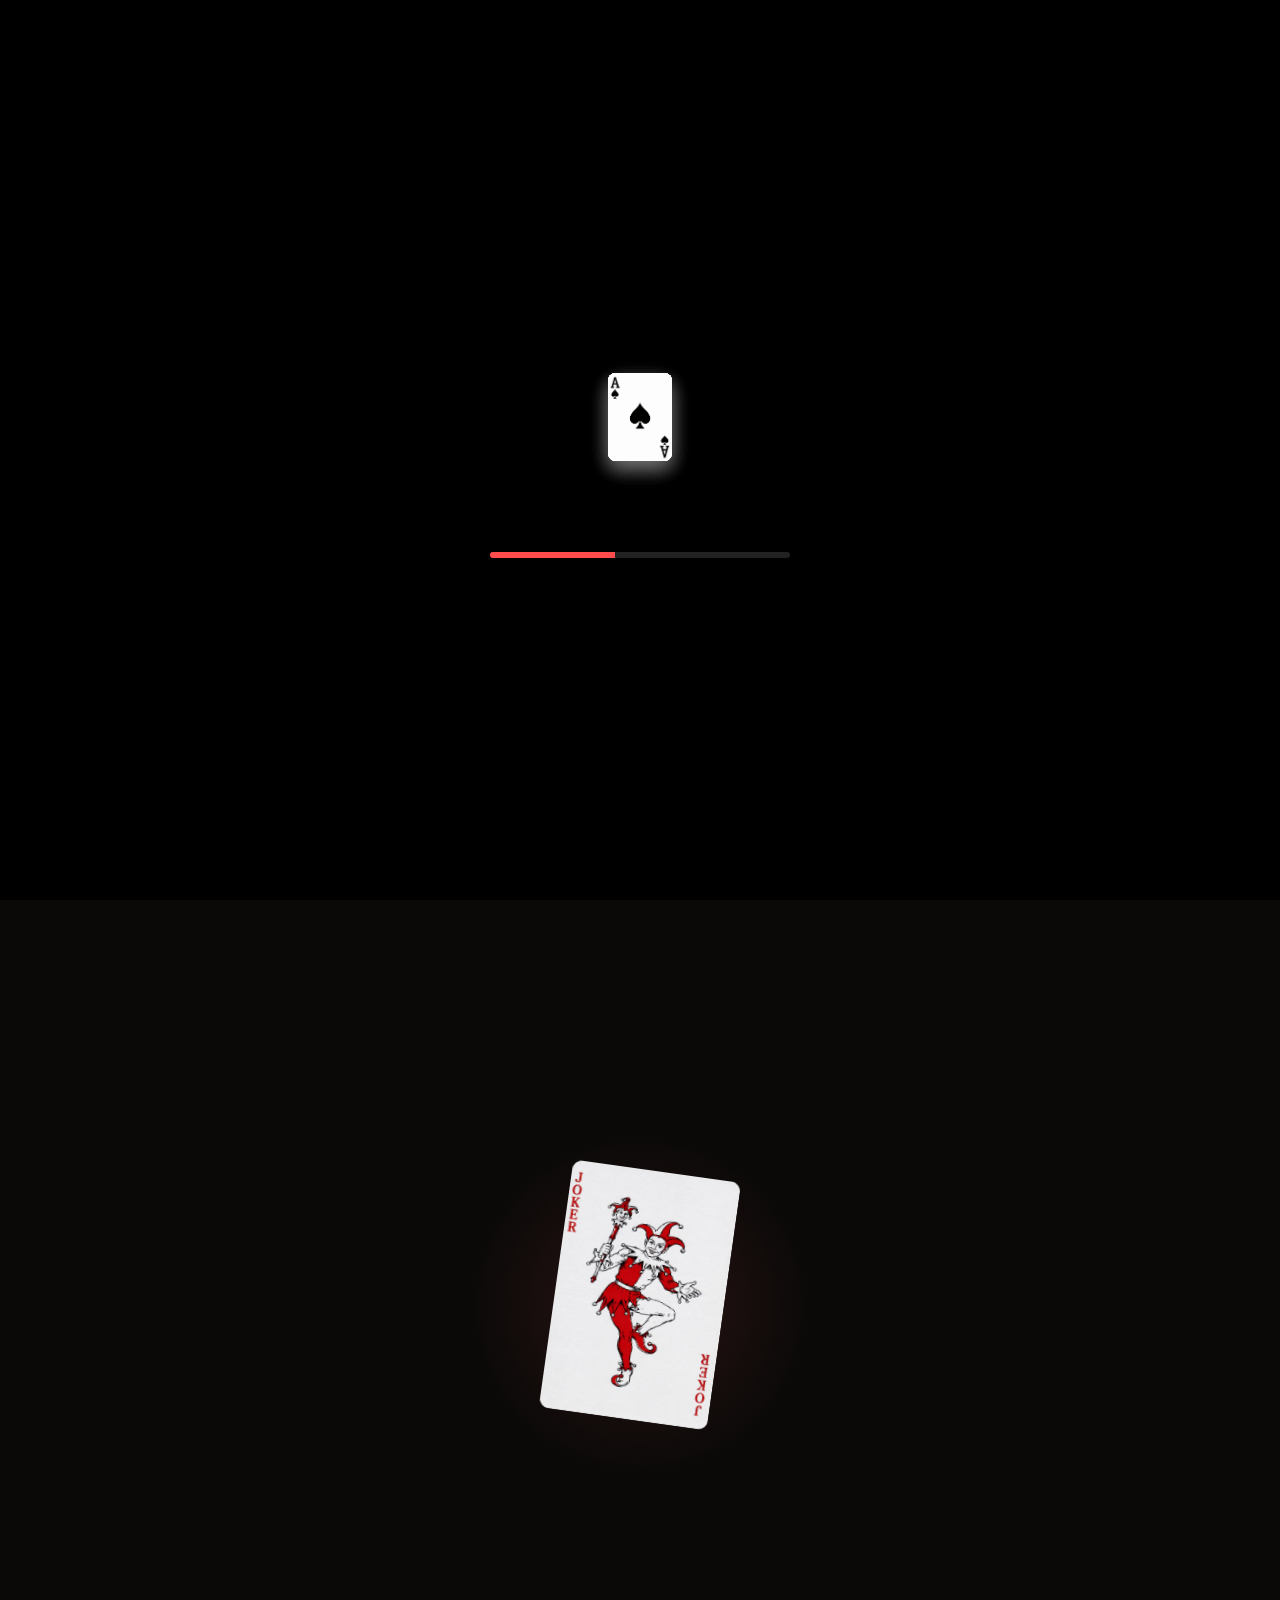
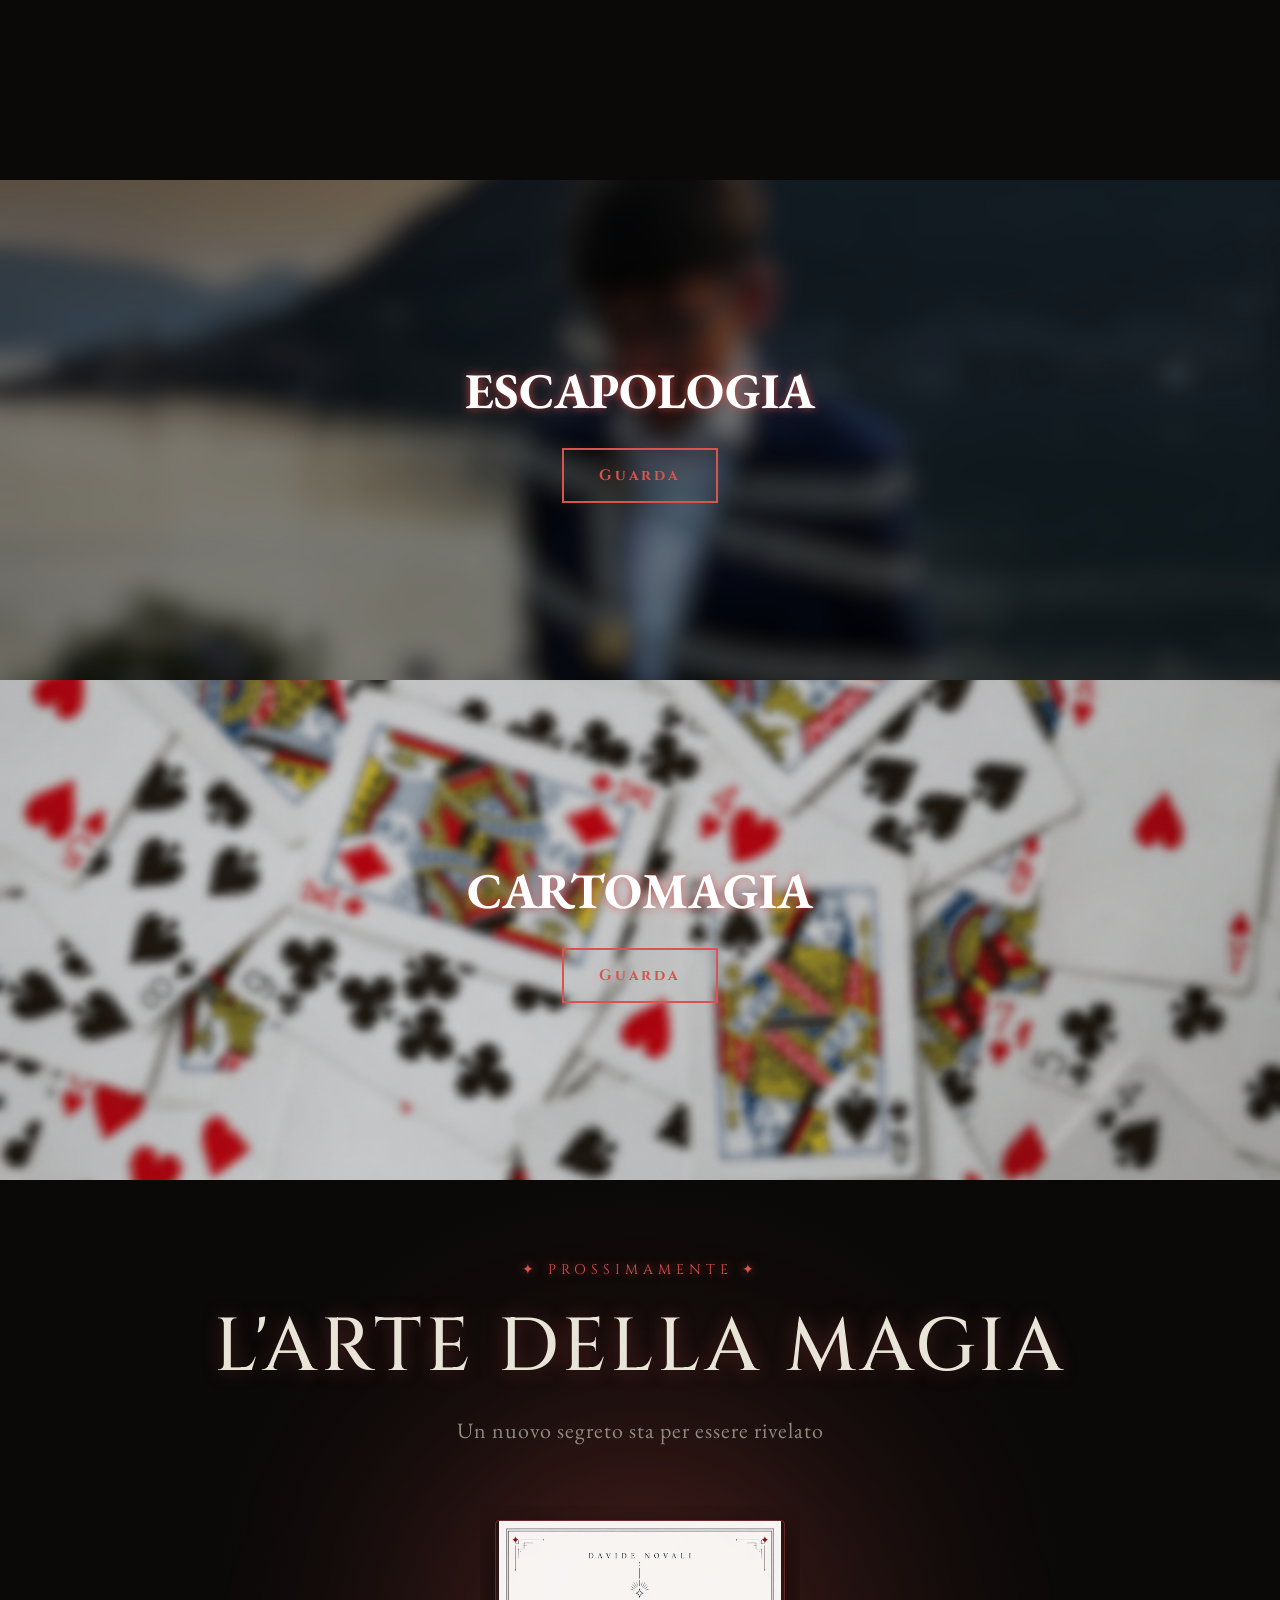
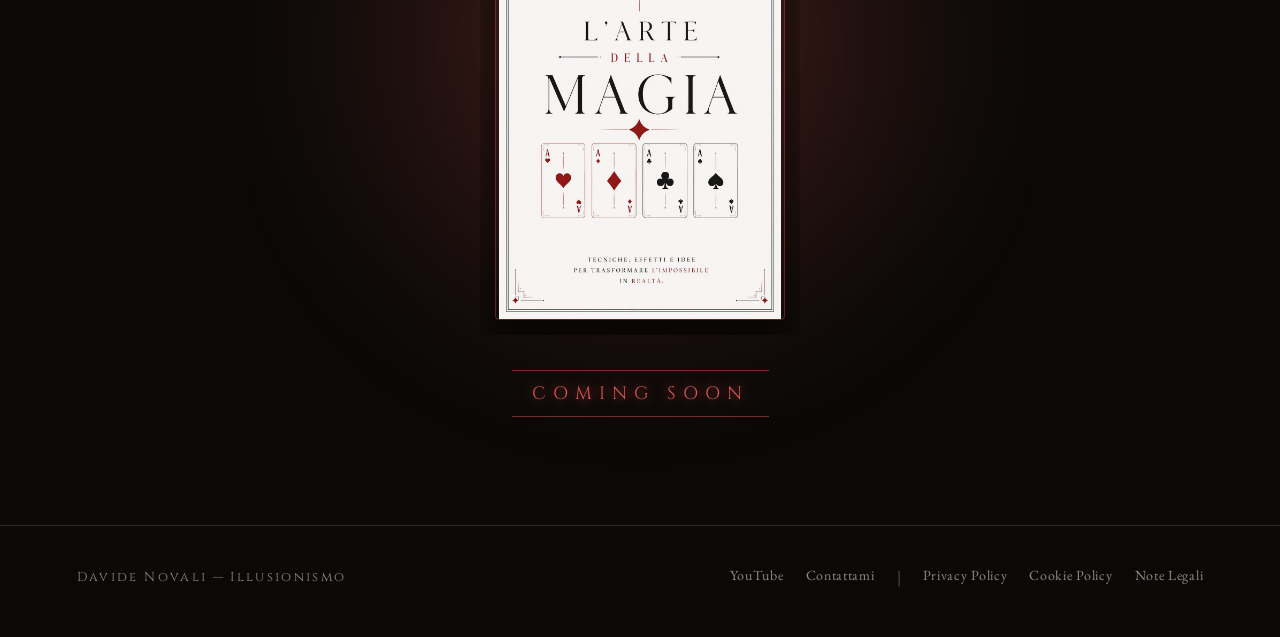
<file: index.html>
<!DOCTYPE html>
<html lang="it">
<head>
<meta charset="UTF-8">
<meta name="viewport" content="width=device-width, initial-scale=1.0">
<title>Davide Novali Illusionist</title>
<link rel="icon" type="image/png" href="./img/logop.png">
<link rel="stylesheet" href="card.css">
<script src="https://cdnjs.cloudflare.com/ajax/libs/gsap/3.12.5/gsap.min.js"></script>

<link rel="preconnect" href="https://fonts.googleapis.com">
<link rel="preconnect" href="https://fonts.gstatic.com" crossorigin>
<link href="https://fonts.googleapis.com/css2?family=Cinzel:wght@500;600;700&family=EB+Garamond:ital,wght@0,400;0,500;1,400&display=swap" rel="stylesheet">

<script>
/* Loader: nascosto se già mostrato in questa sessione, altrimenti blocca lo scroll */
(function(){
  if (sessionStorage.getItem("loaderShown")) {
    var s = document.createElement("style");
    s.textContent = "#loader{display:none !important;}";
    document.head.appendChild(s);
  } else {
    document.documentElement.style.overflow = "hidden";
  }
})();
</script>

<style>
:root{--black:#0a0908;--panel:#121110;--ink:#e9e4d8;--ink-dim:#8f8a7d;--brass:#D9534F;--brass-bright:#D9534F}
*{margin:0;padding:0;box-sizing:border-box}
html{scroll-behavior:smooth}
body{background:var(--black);color:var(--ink);font-family:'EB Garamond',serif;overflow-x:hidden}
img{max-width:100%}
::selection{background:var(--brass);color:var(--black)}
#loader{height:100vh;height:100dvh}

/* NAVBAR */
header{position:fixed;top:0;left:0;right:0;z-index:1000;display:flex;align-items:center;justify-content:space-between;padding:15px 6vw;background:rgba(0,0,0,.65);backdrop-filter:blur(8px);-webkit-backdrop-filter:blur(8px);border-bottom:1px solid rgba(255,255,255,.08);transition:background-color .4s ease,box-shadow .4s ease}
header.scrolled{background:#000;box-shadow:0 4px 20px rgba(0,0,0,.45)}
.brandmark{display:flex;align-items:center;gap:10px;text-decoration:none}
.brandmark img{height:120px;width:auto;object-fit:contain;mix-blend-mode:lighten;transition:transform .4s ease,filter .4s ease}
.brandmark:hover img{transform:scale(1.05);filter:drop-shadow(0 0 6px rgba(217,83,79,.9)) drop-shadow(0 0 14px rgba(217,83,79,.7)) drop-shadow(0 0 26px rgba(217,83,79,.4))}
nav.links{display:flex;align-items:center;gap:32px}
nav.links a{position:relative;display:inline-block;color:#D9534F;text-shadow:0 0 10px rgba(217,83,79,.8);font-family:'Cinzel',serif;font-size:12px;letter-spacing:.14em;text-transform:uppercase;padding:10px 0;text-decoration:none}
nav.links a::after{content:"";position:absolute;left:50%;bottom:2px;width:0;height:1px;background:#D9534F;transform:translateX(-50%);transition:width .4s ease}
nav.links a::before{content:"✦";position:absolute;left:50%;bottom:-17px;font-size:12px;color:#D9534F;text-shadow:0 0 10px rgba(217,83,79,.8);opacity:0;transform:translateX(-50%) translateY(4px);transition:opacity .35s ease,transform .35s ease}
nav.links a:hover::after{width:100%}
nav.links a:hover::before{opacity:1;transform:translateX(-50%) translateY(0)}
.nav-toggle{display:none}

/* HERO */
.hero{position:relative;min-height:100vh;min-height:100svh;display:flex;align-items:flex-end;justify-content:center;background-image:linear-gradient(180deg,rgba(10,9,8,.15) 0%,rgba(10,9,8,.45) 55%,rgba(10,9,8,.96) 100%),url("foto1.jpeg");background-size:cover;background-position:center 25%;background-repeat:no-repeat;padding-bottom:9vh}
.hero-inner{text-align:center;padding:0 20px;transform:translateY(20px)}
.eyebrow{font-style:italic;letter-spacing:.3em;text-transform:uppercase;font-size:13px;color:#fff;opacity:0;animation:riseIn 1.1s ease forwards;animation-delay:.3s}
h1.name{font-family:'Cinzel',serif;font-weight:700;font-size:clamp(40px,11vw,118px);letter-spacing:.05em;line-height:.95;color:#fff;margin-top:10px;opacity:0;animation:riseIn 1.2s ease forwards;animation-delay:.5s;text-shadow:0 0 10px rgba(217,83,79,.8)}
h1.name .n{color:#D9534F}
.tagline{margin-top:16px;font-size:clamp(14px,2.4vw,19px);letter-spacing:.22em;text-transform:uppercase;color:var(--ink-dim);opacity:0;animation:riseIn 1.1s ease forwards;animation-delay:.75s}
@keyframes riseIn{from{opacity:0;transform:translateY(24px)}to{opacity:1;transform:translateY(0)}}

.spacer{height:90px}

/* BIOGRAFIA - CARTA */
.magic-reveal{position:relative;width:100%;min-height:700px;background:var(--black);display:flex;flex-direction:column;align-items:center;justify-content:center;overflow:hidden;padding:60px 20px 90px}
.magic-reveal::before{content:"";position:absolute;width:350px;height:350px;left:50%;top:45%;transform:translate(-50%,-50%);background:radial-gradient(circle,rgba(217,83,79,.15) 0%,rgba(217,83,79,.08) 35%,transparent 70%);pointer-events:none}
.magic-card{position:relative;width:170px;height:250px;border-radius:10px;transform-style:preserve-3d;perspective:1200px;z-index:5}
.magic-card-face{position:absolute;inset:0;width:100%;height:100%;border-radius:10px;overflow:hidden;backface-visibility:hidden;-webkit-backface-visibility:hidden;transform-style:preserve-3d}
.magic-card-front{background:#fff}
.joker-card{position:absolute;inset:0;width:100%;height:100%;display:block;object-fit:fill}
.magic-card-back{background:#000 url("img/logo-carta.jpg") center/contain no-repeat;border:1px solid #111;box-shadow:0 20px 50px rgba(0,0,0,.8),0 0 25px rgba(212,176,119,.12);transform:rotateY(180deg)}
.magic-message{position:absolute;top:50%;transform:translateY(-50%);display:flex;flex-direction:column;align-items:center;gap:24px;opacity:0;z-index:4;width:100%}
.magic-quote{text-align:center;font-family:'Cinzel',serif;font-size:clamp(20px,4vw,42px);letter-spacing:.16em;line-height:1.5;color:var(--ink);text-shadow:0 0 15px rgba(255,255,255,.08)}
.magic-quote span{color:var(--brass-bright);text-shadow:0 0 10px rgba(217,83,79,.4)}
.magic-line{width:0;height:1px;background:var(--brass);box-shadow:0 0 8px rgba(217,83,79,.5)}
.magic-bio{position:absolute;top:calc(50% + 170px);width:min(650px,90%);text-align:center;opacity:0}
.magic-bio p{margin:0 auto 28px;color:var(--ink-dim);font-size:21px;font-style:italic;line-height:1.6}

/* BOTTONI */
.magic-button,.btn,.btnescap{position:relative;isolation:isolate;display:inline-block;padding:15px 35px;border:1px solid var(--brass);background:transparent;color:var(--brass);text-decoration:none;font-family:'Cinzel',serif;font-size:12px;letter-spacing:.18em;overflow:hidden;transition:color .4s ease,box-shadow .4s ease,transform .3s ease}
.btn,.btnescap{border-width:2px;font-size:15px;font-weight:700}
.magic-button::before,.btn::before,.btnescap::before{content:"";position:absolute;inset:0;background:var(--brass);transform:translateY(101%);transition:transform .45s cubic-bezier(.65,0,.35,1);z-index:-1}
@media (hover:hover){
  .magic-button:hover,.btn:hover,.btnescap:hover{color:#fff;box-shadow:0 0 15px rgba(217,83,79,.35);transform:translateY(-3px)}
  .magic-button:hover::before,.btn:hover::before,.btnescap:hover::before{transform:translateY(0)}
}

/* ESCAPOLOGIA / CARTOMAGIA */
.sfondocart,.sfondoescap{width:100%;height:500px;background-size:cover;background-position:center;background-repeat:no-repeat;display:flex;justify-content:center;align-items:center;text-align:center}
.sfondocart{background-image:url("img/sfondocard.PNG")}
.sfondoescap{background-image:url("img/escapologia.png")}
.cartomagia,.escapologia{display:flex;flex-direction:column;align-items:center}
.pcart,.pescap{text-align:center;font-size:50px;color:#fff;margin-bottom:25px;text-shadow:0 0 10px rgba(217,83,79,.8)}

.reveal{opacity:0;transform:translateY(80px);transition:all 1s ease}
.reveal.active{opacity:1;transform:translateY(0)}

/* LIBRO */
.book-coming{position:relative;width:100%;min-height:700px;overflow:hidden;display:flex;justify-content:center;align-items:center;background:radial-gradient(circle at 50% 45%,rgba(217,83,79,.14) 0%,rgba(217,83,79,.05) 25%,rgba(10,9,8,0) 55%),#0a0908;text-align:center}
.book-glow{position:absolute;width:450px;height:450px;max-width:100%;left:50%;top:50%;transform:translate(-50%,-50%);background:rgba(217,83,79,.16);filter:blur(100px);border-radius:50%;pointer-events:none}
.book-content{position:relative;z-index:2;display:flex;flex-direction:column;align-items:center;padding:80px 20px;width:100%}
.book-label{font-family:'Cinzel',serif;font-size:14px;letter-spacing:5px;color:#D9534F;margin-bottom:18px;text-shadow:0 0 10px rgba(217,83,79,.7)}
.book-content h2{font-family:'Cinzel',serif;font-size:clamp(28px,6vw,75px);font-weight:500;letter-spacing:4px;color:#e9e4d8;text-shadow:0 0 20px rgba(217,83,79,.35)}
.book-subtitle{margin:18px 0 35px;font-size:22px;color:#8f8a7d;letter-spacing:1px}
.book-cover-wrap{width:320px;height:430px;padding:15px;margin:25px 0 35px;display:flex;justify-content:center;align-items:center;overflow:hidden}
.book-cover{width:100%;height:100%;object-fit:contain;display:block;border-radius:4px;border:1px solid rgba(217,83,79,.35);box-shadow:0 20px 45px rgba(0,0,0,.75)}
.book-coming-text{margin-bottom:28px}
.book-coming-text span{display:inline-block;font-family:'Cinzel',serif;font-size:18px;letter-spacing:7px;color:#D9534F;padding:10px 20px;border-top:1px solid rgba(217,83,79,.5);border-bottom:1px solid rgba(217,83,79,.5);text-shadow:0 0 12px rgba(217,83,79,.8)}

/* FOOTER */
footer{border-top:1px solid rgba(173,138,86,.25);padding:40px 6vw 50px;display:flex;flex-wrap:wrap;gap:20px;align-items:center;justify-content:space-between}
footer .foot-name{font-family:'Cinzel',serif;font-size:13px;letter-spacing:.18em;color:var(--ink-dim)}
footer .socials{display:flex;flex-wrap:wrap;gap:12px 22px}
footer a{color:var(--ink-dim);text-decoration:none;font-size:14px;letter-spacing:.05em;transition:color .3s ease}
footer a:hover{color:var(--brass-bright)}
.footer-divider{color:#555;user-select:none}

/* TORNA SU + COOKIE */
.back-top,.cookie-reopen{position:fixed;right:25px;width:45px;height:45px;display:flex;align-items:center;justify-content:center;background:#111;border:2px solid #d9534f;border-radius:12px;text-decoration:none;box-shadow:0 0 10px rgba(217,83,79,.8),0 0 25px rgba(217,83,79,.5);transition:.3s ease;z-index:999}
.back-top{bottom:35px}
.cookie-reopen{bottom:90px;font-size:20px;line-height:1;cursor:pointer}
.back-top span{width:14px;height:14px;border-left:5px solid #d9534f;border-top:5px solid #d9534f;transform:rotate(45deg);margin-top:8px;filter:drop-shadow(0 0 6px #d9534f)}
@media (hover:hover){
  .back-top:hover,.cookie-reopen:hover{background:#d9534f;transform:translateY(-8px);box-shadow:0 0 20px rgba(217,83,79,1),0 0 45px rgba(217,83,79,.8)}
  .back-top:hover span{border-color:#fff;filter:drop-shadow(0 0 8px #fff)}
}
#arte-magia,#cartomagia,#escapologia,#contatti{scroll-margin-top:110px}

#cookie-banner{position:fixed;right:25px;bottom:25px;width:360px;max-width:calc(100vw - 40px);background:#0a0908;border:1px solid #D9534F;border-radius:12px;padding:20px;display:flex;align-items:flex-start;gap:14px;box-shadow:0 10px 40px rgba(0,0,0,.8),0 0 20px rgba(217,83,79,.25);opacity:1;transform:translateY(0);transition:opacity .4s ease,transform .4s ease;z-index:2147483647}
#cookie-banner.hidden{opacity:0;transform:translateY(30px);pointer-events:none}
.cookie-icon{font-size:28px;line-height:1;flex-shrink:0}
.cookie-content{flex:1}
.cookie-title{color:#D9534F;font-family:'Cinzel',serif;font-size:13px;letter-spacing:.12em;text-transform:uppercase;margin-bottom:7px}
.cookie-text{color:#e9e4d8;font-size:15px;line-height:1.4}
.cookie-text a{color:#fff;text-decoration:underline}
.cookie-buttons{display:flex;justify-content:flex-end;gap:8px;margin-top:15px}
.cookie-buttons button{padding:8px 15px;border:1px solid #D9534F;background:transparent;color:#D9534F;border-radius:5px;font-family:'Cinzel',serif;font-size:10px;letter-spacing:.1em;cursor:pointer;transition:.3s ease}
.cookie-buttons button:hover{background:#D9534F;color:#000}
#cookie-accept{background:#D9534F;color:#000}
#cookie-accept:hover{background:#fff;border-color:#fff}

/* =========================
   RESPONSIVE
========================= */

/* TABLET */
@media (max-width:1024px){
  .hero{background-position:center center;padding-bottom:8vh}
  .sfondocart,.sfondoescap{height:450px}
  .pcart,.pescap{font-size:clamp(34px,6vw,50px)}
  .book-cover-wrap{width:min(320px,70vw);height:auto;aspect-ratio:320/430}
  footer{padding-left:5vw;padding-right:5vw}
}

/* HAMBURGER */
@media (max-width:720px){
  header{padding:10px 18px;min-height:70px;backdrop-filter:none;-webkit-backdrop-filter:none;background:rgba(0,0,0,.85)}
  .brandmark img{height:60px}
  .nav-toggle{display:flex;flex-direction:column;justify-content:center;gap:5px;width:44px;height:44px;background:none;border:none;cursor:pointer;padding:10px;position:relative;z-index:2}
  .nav-toggle span{display:block;width:24px;height:2px;background:var(--ink);transition:transform .3s ease,opacity .3s ease}
  .nav-toggle[aria-expanded="true"] span:nth-child(1){transform:translateY(7px) rotate(45deg)}
  .nav-toggle[aria-expanded="true"] span:nth-child(2){opacity:0}
  .nav-toggle[aria-expanded="true"] span:nth-child(3){transform:translateY(-7px) rotate(-45deg)}
  nav.links{position:fixed;top:0;right:0;height:100vh;height:100dvh;width:min(82vw,340px);background:var(--panel);flex-direction:column;justify-content:center;align-items:flex-start;padding:0 35px;gap:28px;transform:translateX(100%);visibility:hidden;transition:transform .5s cubic-bezier(.65,0,.35,1),visibility 0s .5s;z-index:1}
  nav.links.open{transform:translateX(0);visibility:visible;transition:transform .5s cubic-bezier(.65,0,.35,1),visibility 0s}
  nav.links a{font-size:13px;padding:8px 0}

  .hero{padding:0 15px 8vh}
  .hero-inner{width:100%;padding:0 10px;transform:translateY(10px)}
  .eyebrow{font-size:11px;letter-spacing:.2em}
  h1.name{letter-spacing:.03em;line-height:1;font-size:clamp(38px,12vw,65px)}
  .tagline{font-size:clamp(13px,4vw,17px);letter-spacing:.15em}
  .spacer{height:50px}

  .magic-reveal{min-height:760px;padding:50px 15px 80px}
  .magic-card{width:135px;height:200px}
  .magic-quote{width:90vw;max-width:500px;font-size:clamp(18px,5vw,25px);letter-spacing:.08em;line-height:1.45}
  .magic-line{max-width:70vw}
  .magic-bio{width:90%;max-width:500px;top:calc(50% + 145px)}
  .magic-bio p{font-size:17px;line-height:1.5}
  .magic-button{padding:13px 22px;font-size:10px;letter-spacing:.13em;max-width:90vw}

  .sfondocart,.sfondoescap{height:430px;padding:20px}
  .cartomagia,.escapologia{width:100%}
  .pcart,.pescap{width:100%;font-size:clamp(28px,9vw,38px);letter-spacing:.03em;margin-bottom:22px}
  .btn,.btnescap{padding:13px 25px;font-size:12px;letter-spacing:.13em}

  .book-coming{min-height:650px}
  .book-content{padding:65px 15px}
  .book-label{font-size:10px;letter-spacing:3px}
  .book-content h2{font-size:clamp(28px,9vw,40px);letter-spacing:1px;line-height:1.15}
  .book-subtitle{width:90%;max-width:400px;font-size:18px;line-height:1.4}
  .book-cover-wrap{width:min(280px,78vw);padding:10px;margin:10px 0 25px}
  .book-coming-text span{font-size:12px;letter-spacing:4px;padding:9px 15px}

  footer{padding:35px 20px 45px;flex-direction:column;justify-content:center;text-align:center;gap:20px}
  footer .foot-name{font-size:11px;letter-spacing:.12em}
  footer .socials{width:100%;justify-content:center;gap:12px 16px}
  footer a{font-size:13px}
  .footer-divider{display:block;flex-basis:100%;height:0;font-size:0;overflow:hidden}

  .back-top,.cookie-reopen{width:42px;height:42px;right:15px}
  .back-top{bottom:20px}
  .cookie-reopen{bottom:75px}
  #cookie-banner{left:15px;right:15px;bottom:15px;width:auto;max-width:none;padding:16px;gap:11px}
  .cookie-icon{font-size:23px}
  .cookie-title{font-size:11px}
  .cookie-text{font-size:14px;line-height:1.35}
  .cookie-buttons{width:100%}
  .cookie-buttons button{flex:1;padding:8px 10px;font-size:9px}
}

/* TELEFONI */
@media (max-width:390px){
  header{padding-left:14px;padding-right:14px}
  .brandmark img{height:54px}
  h1.name{font-size:clamp(32px,11vw,46px)}
  .eyebrow{font-size:10px}
  .tagline{font-size:12px}
  .magic-reveal{min-height:780px}
  .magic-card{width:125px;height:184px}
  .magic-quote{font-size:17px;letter-spacing:.06em}
  .magic-bio{top:calc(50% + 135px)}
  .magic-bio p{font-size:16px}
  .sfondocart,.sfondoescap{height:380px}
  .pcart,.pescap{font-size:28px}
  .book-content h2{font-size:29px}
  .book-subtitle{font-size:17px}
  .book-cover-wrap{width:75vw}
  #cookie-banner{left:10px;right:10px;bottom:10px;padding:14px}
  .cookie-text{font-size:13px}
}

@media (prefers-reduced-motion:reduce){
  *{animation-duration:.01ms !important;transition-duration:.01ms !important}
}
</style>
</head>

<body>

<!-- LOADER -->
<div id="loader">
  <div class="aces">
    <div class="card ace1"><img src="img/asso-cuori.png" alt="Asso di Cuori"></div>
    <div class="card ace2"><img src="img/asso-quadri.png" alt="Asso di Quadri"></div>
    <div class="card ace3"><img src="img/asso-fiori.png" alt="Asso di Fiori"></div>
    <div class="card ace4"><img src="img/asso-picche.png" alt="Asso di Picche"></div>
  </div>
  <div class="loading-container"><div class="loading-bar"></div></div>
</div>

<!-- COOKIE BANNER -->
<div id="cookie-banner" class="hidden">
  <div class="cookie-icon">🍪</div>
  <div class="cookie-content">
    <div class="cookie-title">Cookie Policy</div>
    <div class="cookie-text">
      Questo sito utilizza <a href="cookie-policy.html" target="_blank" rel="noopener noreferrer">cookie</a>
      e contenuti di terze parti, come i video YouTube. Puoi scegliere se accettarli.
    </div>
    <div class="cookie-buttons">
      <button type="button" id="cookie-reject">RIFIUTA</button>
      <button type="button" id="cookie-accept">ACCETTA</button>
    </div>
  </div>
</div>

<!-- HERO -->
<section class="hero">
  <header>
    <a href="index.html" class="brandmark">
      <img src="img/logo1.jpg" height="120" alt="Davide Novali Illusionista">
    </a>

    <nav class="links" id="menu">
	 <a href="#biografia">BIOGRAFIA</a>
      <a href="#escapologia">ESCAPOLOGIA</a>
      <a href="#cartomagia">CARTOMAGIA</a>
      <a href="#arte-magia">L'ARTE DELLA MAGIA</a>
    </nav>

    <button class="nav-toggle" type="button" aria-label="Apri menu" aria-expanded="false" aria-controls="menu">
      <span></span><span></span><span></span>
    </button>
  </header>

  <div class="hero-inner">
    <div class="eyebrow">L'arte dell'impossibile</div>
    <h1 class="name">DAVIDE<span class="n"> NOVALI</span></h1>
    <div class="tagline">Illusionista</div>
  </div>
</section>

<div class="spacer"></div>

<!-- BIOGRAFIA -->
<section class="magic-reveal" id="biografia">
  <div class="magic-card" id="magicCard">
    <div class="magic-card-face magic-card-front">
      <img src="img/joker.png" alt="Joker" class="joker-card">
    </div>
    <div class="magic-card-face magic-card-back"></div>
  </div>

  <div class="magic-message" id="magicMessage">
    <div class="magic-line"></div>
    <p class="magic-quote">DIETRO OGNI ILLUSIONE<br><span>C'È UNA STORIA.</span></p>
    <div class="magic-line"></div>
  </div>

  <div class="magic-bio" id="magicBio">
    <p>Un percorso fatto di studio, tecnica e ricerca, tra cartomagia ed escapologia.</p>
    <a href="biografia.html" class="magic-button">SCOPRI LA MIA STORIA</a>
  </div>
</section>

<div class="spacer"></div>

<!-- ESCAPOLOGIA -->
<section class="sfondoescap reveal" id="escapologia">
  <div class="escapologia">
    <h2 class="pescap">ESCAPOLOGIA</h2>
    <a href="btnescap.html" class="btnescap">Guarda</a>
  </div>
</section>

<!-- CARTOMAGIA -->
<section class="sfondocart reveal" id="cartomagia">
  <div class="cartomagia">
    <h2 class="pcart">CARTOMAGIA</h2>
    <a href="btncart.html" class="btn">Guarda</a>
  </div>
</section>

<!-- LIBRO -->
<section class="book-coming reveal" id="arte-magia">
  <div class="book-glow"></div>
  <div class="book-content">
    <div class="book-label">✦ PROSSIMAMENTE ✦</div>
    <h2>L'ARTE DELLA MAGIA</h2>
    <p class="book-subtitle">Un nuovo segreto sta per essere rivelato</p>
    <div class="book-cover-wrap">
      <img src="img/copertina.jpg" alt="L'Arte della Magia" class="book-cover">
    </div>
    <div class="book-coming-text"><span>COMING SOON</span></div>
  </div>
</section>

<!-- FOOTER -->
<footer id="contatti">
  <div class="foot-name">Davide Novali — Illusionismo</div>
  <div class="socials">
    <a href="https://youtube.com/@illusionist-dav?si=SL8r2-sN-QyBJTDB" target="_blank" rel="noopener noreferrer">YouTube</a>
    <a href="contattami.html">Contattami</a>
    <span class="footer-divider">|</span>
    <a href="privacy-policy.html" target="_blank" rel="noopener noreferrer">Privacy Policy</a>
    <a href="cookie-policy.html" target="_blank" rel="noopener noreferrer">Cookie Policy</a>
    <a href="note-legali.html" target="_blank" rel="noopener noreferrer">Note Legali</a>
  </div>
</footer>

<!-- TORNA SU -->
<a href="#" class="back-top" aria-label="Torna su"><span></span></a>

<!-- TASTO COOKIE -->
<button type="button" id="cookie-reopen" class="cookie-reopen" aria-label="Gestisci preferenze cookie">🍪</button>

<script src="card.js"></script>

<script>
(function(){
  var header = document.querySelector("header");
  var toggle = document.querySelector(".nav-toggle");
  var menu = document.getElementById("menu");

  /* Navbar: diventa nera dopo lo scroll */
  function navbarScroll(){
    var y = window.scrollY || document.documentElement.scrollTop || 0;
    header.classList.toggle("scrolled", y > 50);
  }
  window.addEventListener("scroll", navbarScroll, { passive:true });
  navbarScroll();

  /* Menu hamburger */
  function setMenu(open){
    menu.classList.toggle("open", open);
    toggle.setAttribute("aria-expanded", open ? "true" : "false");
    toggle.setAttribute("aria-label", open ? "Chiudi menu" : "Apri menu");
  }
  toggle.addEventListener("click", function(){
    setMenu(!menu.classList.contains("open"));
  });
  menu.querySelectorAll("a").forEach(function(link){
    link.addEventListener("click", function(){ setMenu(false); });
  });
  window.addEventListener("resize", function(){
    if (window.innerWidth > 720) setMenu(false);
  });

  /* Reveal: controllo iniziale (le funzioni sono in card.js) */
  function firstReveal(){
    if (typeof revealOnScroll === "function") revealOnScroll();
  }
  window.addEventListener("load", firstReveal);
  window.addEventListener("resize", firstReveal);
})();
</script>

</body>
</html>
</file>
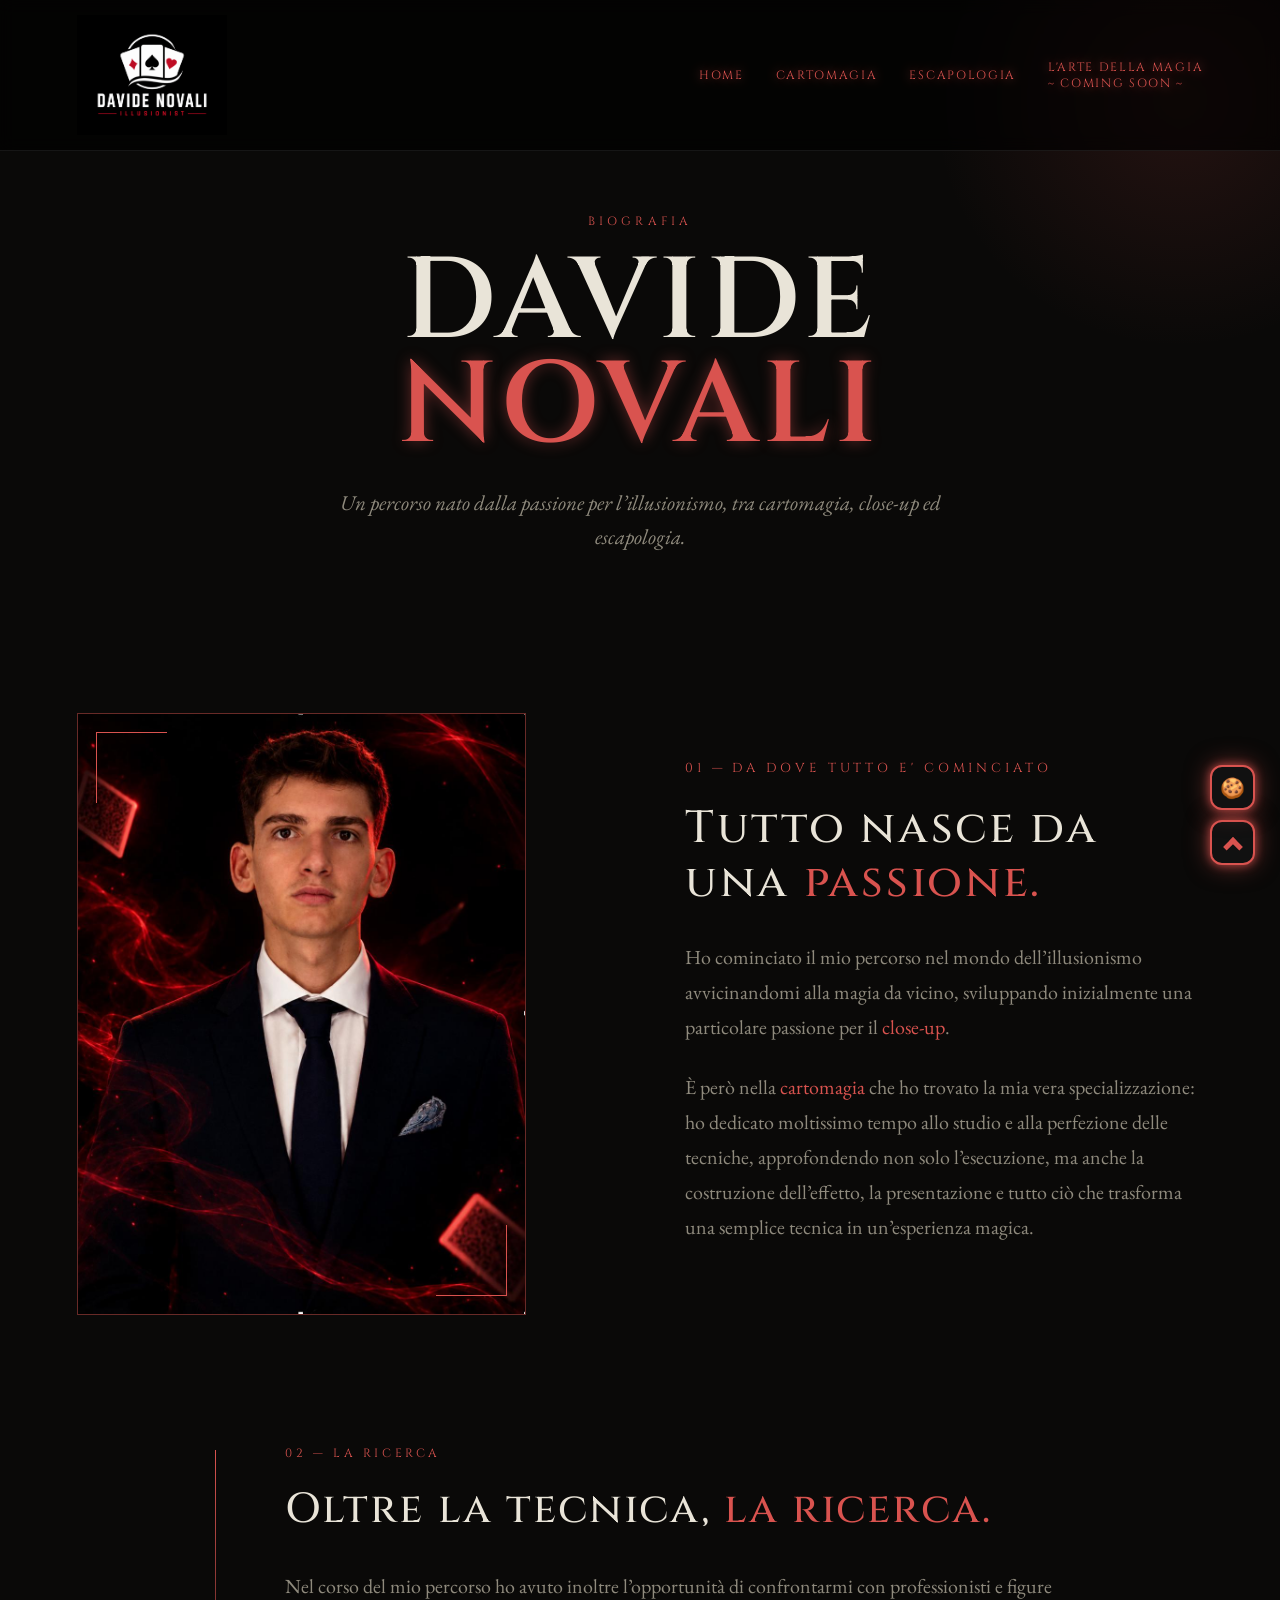
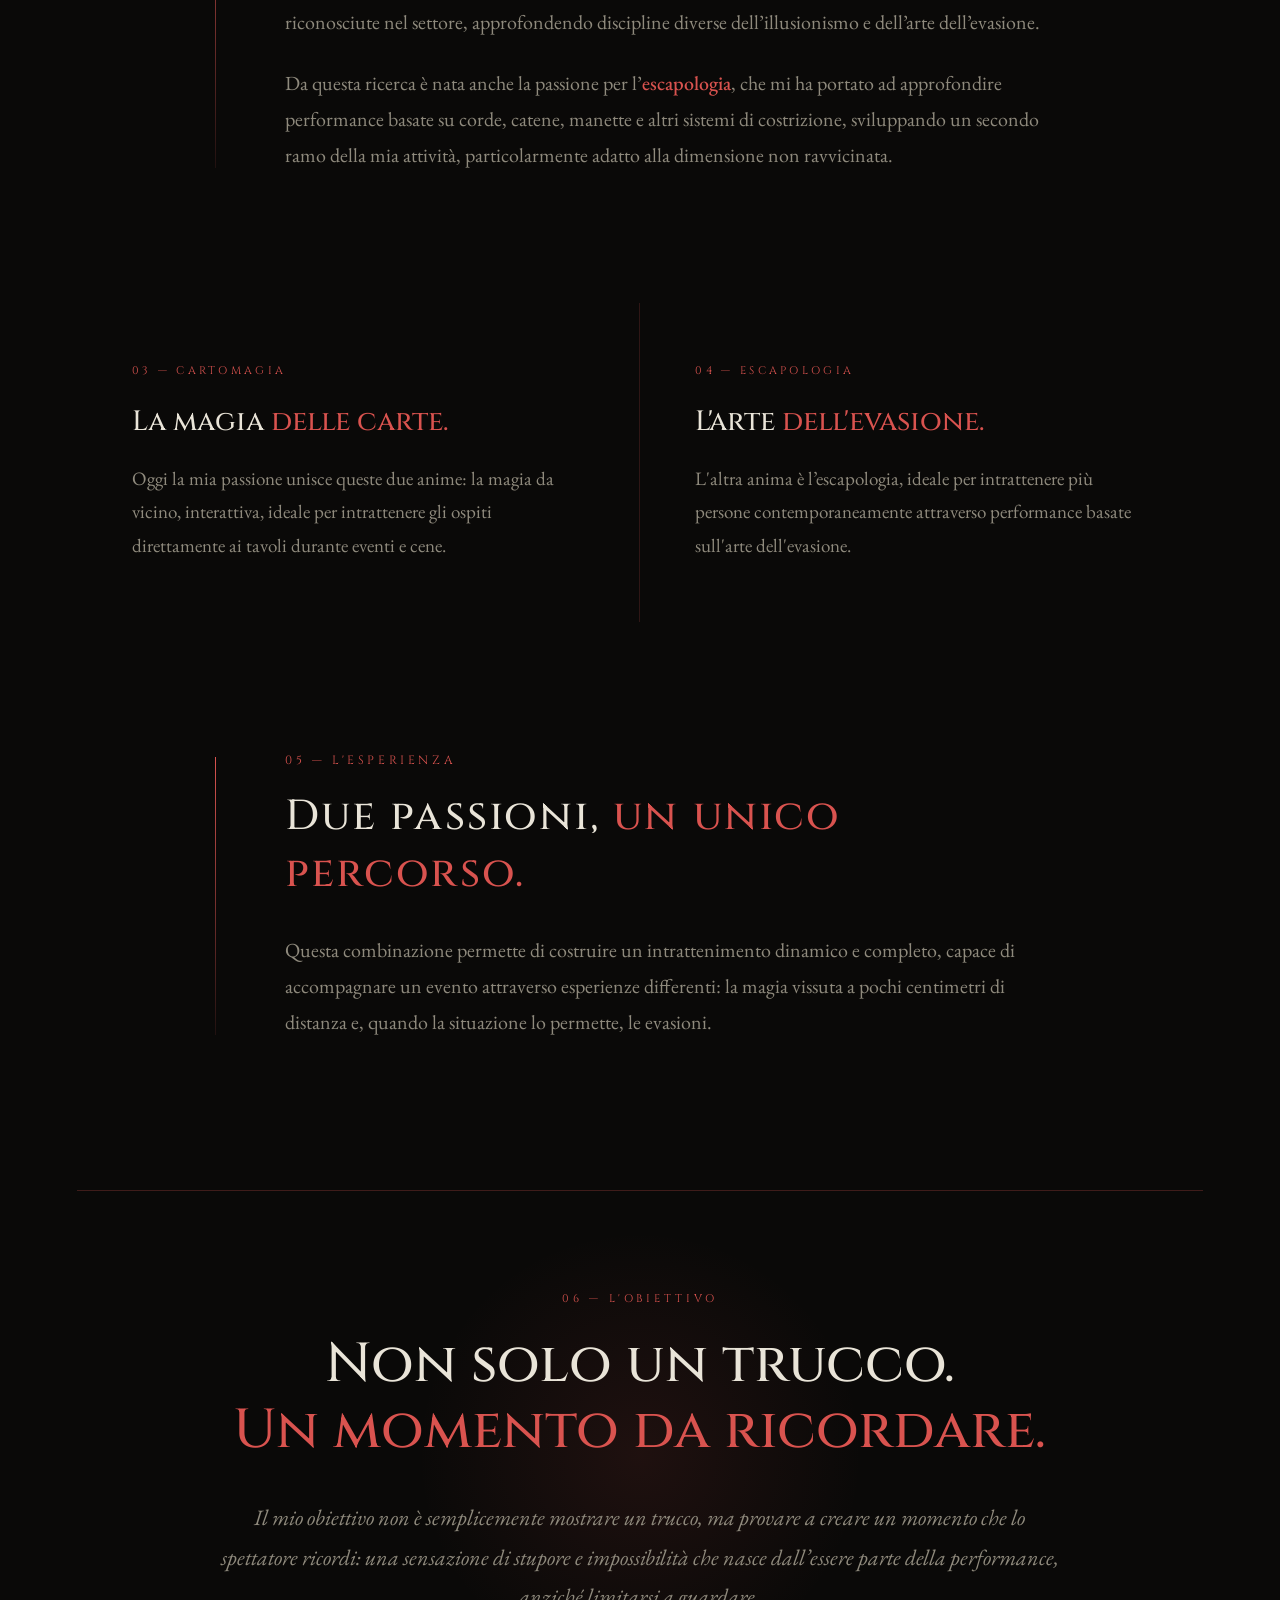
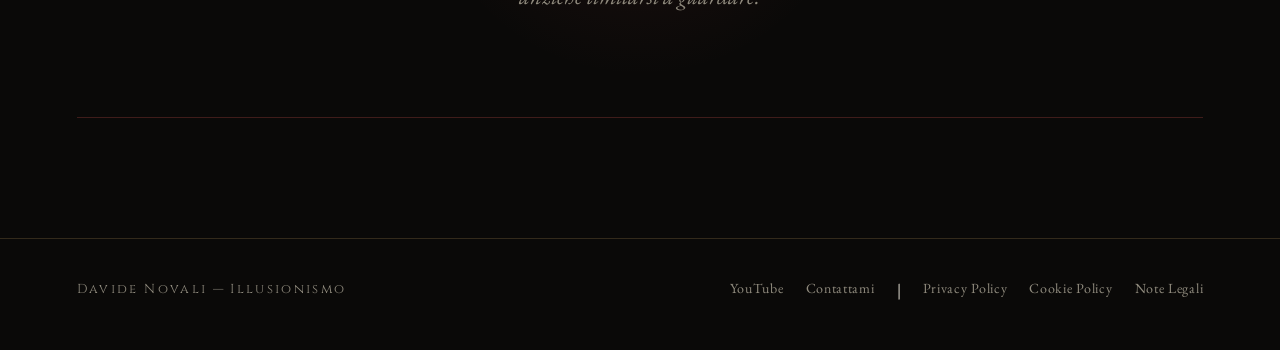
<file: biografia.html>
<!DOCTYPE html>
<html lang="it">

<head>

<meta charset="UTF-8">
<meta name="viewport" content="width=device-width, initial-scale=1.0">

<title>Biografia — Davide Novali</title>

<link rel="preconnect" href="https://fonts.googleapis.com">
<link rel="preconnect" href="https://fonts.gstatic.com" crossorigin>

<link href="https://fonts.googleapis.com/css2?family=Cinzel:wght@400;500;600;700&family=EB+Garamond:ital,wght@0,400;0,500;1,400;1,500&display=swap" rel="stylesheet">
  <script src="https://cdnjs.cloudflare.com/ajax/libs/gsap/3.12.5/gsap.min.js"></script>

<style>

/* VAR */

:root{

    --black:#0a0908;
    --panel:#121110;

    --ink:#e9e4d8;
    --ink-dim:#8f8a7d;

    --red:#D9534F;
    --red-bright:#ff4d4d;

}


/* RESET */

*{

    margin:0;
    padding:0;

    box-sizing:border-box;

}


html{

    scroll-behavior:smooth;

}


body{

    background:var(--black);

    color:var(--ink);

    font-family:'EB Garamond',serif;

    overflow-x:hidden;

}


/* HEADER*/

header{

    position:absolute;

    top:0;
    left:0;
    right:0;

    z-index:100;

    display:flex;

    align-items:center;

    justify-content:space-between;

    padding:15px 6vw;

    background:rgba(0,0,0,.55);

    backdrop-filter:blur(8px);

    border-bottom:1px solid rgba(255,255,255,.08);

}


.brandmark{

    display:flex;

    align-items:center;

    text-decoration:none;

}


.brandmark img{

    display:block;

    object-fit:contain;

    transition:
        transform .4s ease,
        filter .4s ease;

}


.brandmark:hover img{

    transform:scale(1.05);

    filter:
        drop-shadow(0 0 6px rgba(217,83,79,.9))
        drop-shadow(0 0 14px rgba(217,83,79,.7))
        drop-shadow(0 0 26px rgba(217,83,79,.4));

}


nav.links{

    display:flex;

    align-items:center;

    gap:32px;

}


nav.links a{

    position:relative;

    display:inline-block;

    color:var(--red);

    text-shadow:
        0 0 10px rgba(217,83,79,.8);

    font-family:'Cinzel', serif;

    font-size:12px;

    letter-spacing:.14em;

    text-transform:uppercase;

    padding:10px 0;

    text-decoration:none;

}


nav.links a::after{

    content:"";

    position:absolute;

    left:50%;
    bottom:2px;

    width:0;
    height:1px;

    background:var(--red);

    transform:translateX(-50%);

    transition:width .4s ease;

}


nav.links a::before{

    content:"✦";

    position:absolute;

    left:50%;
    bottom:-17px;

    font-size:12px;

    color:var(--red);

    text-shadow:
        0 0 10px rgba(217,83,79,.8);

    opacity:0;

    transform:
        translateX(-50%)
        translateY(4px);

    transition:
        opacity .35s ease,
        transform .35s ease;

}


nav.links a:hover::after{

    width:100%;

}


nav.links a:hover::before{

    opacity:1;

    transform:
        translateX(-50%)
        translateY(0);

}


.nav-toggle{

    display:none;

}


nav.links .nav-coming{

    color:#D9534F;

    text-shadow:
        0 0 10px rgba(217,83,79,.8);

    font-family:'Cinzel',serif;

    font-size:12px;

    letter-spacing:.14em;

    text-transform:uppercase;

    padding:10px 0;

    text-decoration:none;

}


/* HERO */

.bio-hero{

    min-height:55vh;

    position:relative;

    display:flex;

    align-items:flex-end;

    justify-content:center;

    text-align:center;

    padding:150px 8vw 80px;

    overflow:hidden;

}


.bio-hero::before{

    content:"";

    position:absolute;

    width:500px;
    height:500px;

    right:-150px;
    top:-150px;

    background:
        radial-gradient(
            circle,
            rgba(217,83,79,.13),
            transparent 70%
        );

    pointer-events:none;

}


.hero-content{

    position:relative;

    z-index:2;

    display:flex;

    flex-direction:column;

    align-items:center;

    width:100%;

}


.hero-small{

    font-family:'Cinzel',serif;

    color:var(--red);

    font-size:12px;

    letter-spacing:.35em;

    text-transform:uppercase;

    margin-bottom:22px;

}


.bio-hero h1{

    font-family:'Cinzel',serif;

    font-size:clamp(55px,9vw,115px);

    line-height:.9;

    font-weight:600;

    letter-spacing:.04em;

    color:var(--ink);

}


.bio-hero h1 span{

    color:var(--red);

    text-shadow:
        0 0 15px rgba(217,83,79,.45);

}


.hero-description{

    margin-top:28px;

    max-width:650px;

    color:var(--ink-dim);

    font-size:21px;

    line-height:1.6;

    font-style:italic;

}


/* BIO */

.bio-section{

    width:min(1200px,88%);

    margin:auto;

    padding:80px 0 120px;

}


.bio-intro{

    display:grid;

    grid-template-columns:1fr 1fr;

    gap:90px;

    align-items:center;

}


/* FOTO PER BIO*/

.bio-photo{

    position:relative;

    width:fit-content;

    max-width:100%;

    height:auto;

    background:transparent;

    border:1px solid rgba(217,83,79,.45);

    overflow:hidden;

}


.bio-photo img{

    width:auto;

    max-width:100%;

    height:auto;

    max-height:600px;

    display:block;

    object-fit:contain;

    object-position:center center;

    background:transparent;

}


/* ANGOLO IN ALTO A SINISTRA */

.bio-photo::before{

    content:"";

    position:absolute;

    top:18px;
    left:18px;

    width:70px;
    height:70px;

    border-top:1px solid var(--red);
    border-left:1px solid var(--red);

    z-index:2;

}


/* ANGOLO IN BASSO A DESTRA */

.bio-photo::after{

    content:"";

    position:absolute;

    right:18px;
    bottom:18px;

    width:70px;
    height:70px;

    border-right:1px solid var(--red);
    border-bottom:1px solid var(--red);

    z-index:2;

}


/* TXT */

.bio-text{

    position:relative;

}


.bio-number{

    font-family:'Cinzel',serif;

    font-size:13px;

    letter-spacing:.3em;

    color:var(--red);

    margin-bottom:25px;

}


.bio-text h2{

    font-family:'Cinzel',serif;

    font-size:clamp(28px,4vw,45px);

    font-weight:500;

    line-height:1.2;

    letter-spacing:.06em;

    margin-bottom:30px;

}


.bio-text h2 span{

    color:var(--red);

}


.bio-text p{

    color:var(--ink-dim);

    font-size:20px;

    line-height:1.75;

    margin-bottom:25px;

}


.highlight{

    color:var(--ink);

}


.red{

    color:var(--red);

}


/* SEZIONI PER TXT */

.bio-block{

    position:relative;

    max-width:850px;

    margin:130px auto 0;

    padding-left:70px;

}


.bio-block::before{

    content:"";

    position:absolute;

    left:0;

    top:5px;

    width:1px;

    height:calc(100% - 10px);

    background:
        linear-gradient(
            to bottom,
            var(--red),
            rgba(217,83,79,.1)
        );

}


.bio-block-number{

    font-family:'Cinzel',serif;

    color:var(--red);

    font-size:12px;

    letter-spacing:.3em;

    margin-bottom:20px;

}


.bio-block h2{

    font-family:'Cinzel',serif;

    font-size:clamp(27px,4vw,42px);

    font-weight:500;

    letter-spacing:.05em;

    margin-bottom:30px;

}


.bio-block h2 span{

    color:var(--red);

}


.bio-block p{

    color:var(--ink-dim);

    font-size:20px;

    line-height:1.8;

    margin-bottom:25px;

}


.bio-block strong{

    color:var(--ink);

    font-weight:500;

}


/* =========================
        DUE ANIME
========================= */

.two-sides{

    display:grid;

    grid-template-columns:1fr 1fr;

    gap:1px;

    margin-top:130px;

    background:rgba(217,83,79,.18);

}


.side{

    background:var(--black);

    padding:60px 55px;

}


.side-number{

    color:var(--red);

    font-family:'Cinzel',serif;

    font-size:11px;

    letter-spacing:.3em;

    margin-bottom:25px;

}


.side h3{

    font-family:'Cinzel',serif;

    font-size:28px;

    font-weight:500;

    margin-bottom:22px;

}


.side h3 span{

    color:var(--red);

}


.side p{

    color:var(--ink-dim);

    font-size:19px;

    line-height:1.75;

}


/* OB */

.objective{

    position:relative;

    margin-top:150px;

    padding:100px 10%;

    text-align:center;

    border-top:1px solid rgba(217,83,79,.25);

    border-bottom:1px solid rgba(217,83,79,.25);

    overflow:hidden;

}


.objective::before{

    content:"";

    position:absolute;

    left:50%;
    top:50%;

    width:450px;
    height:450px;

    transform:translate(-50%,-50%);

    background:
        radial-gradient(
            circle,
            rgba(217,83,79,.10),
            transparent 70%
        );

    pointer-events:none;

}


.objective-content{

    position:relative;

    z-index:2;

}


.objective-small{

    color:var(--red);

    font-family:'Cinzel',serif;

    font-size:11px;

    letter-spacing:.35em;

    margin-bottom:25px;

}


.objective h2{

    font-family:'Cinzel',serif;

    font-size:clamp(30px,5vw,55px);

    font-weight:500;

    line-height:1.2;

    margin-bottom:35px;

}


.objective h2 span{

    color:var(--red);

}


.objective p{

    max-width:850px;

    margin:auto;

    color:var(--ink-dim);

    font-size:22px;

    line-height:1.8;

    font-style:italic;

}


/* FOOTER */

footer{

    border-top:1px solid rgba(173,138,86,.25);

    padding:40px 6vw 50px;

    display:flex;

    flex-wrap:wrap;

    gap:20px;

    align-items:center;

    justify-content:space-between;

}


footer .foot-name{

    font-family:'Cinzel',serif;

    font-size:13px;

    letter-spacing:.18em;

    color:var(--ink-dim);

}


footer .socials{

    display:flex;

    gap:22px;

}


footer a{

    color:var(--ink-dim);

    text-decoration:none;

    font-size:14px;

    letter-spacing:.05em;

    transition:color .3s ease;

}


footer a:hover{

    color:var(--red);

}


/* TASTO TORNA SU */

.back-top{

    position:fixed;

    right:25px;

    bottom:35px;

    width:45px;

    height:45px;

    display:flex;

    align-items:center;

    justify-content:center;

    background:#111;

    border:2px solid var(--red);

    border-radius:12px;

    text-decoration:none;

    box-shadow:
        0 0 10px rgba(217,83,79,.8),
        0 0 25px rgba(217,83,79,.5);

    transition:.3s ease;

    z-index:999;

}


.back-top span{

    width:14px;

    height:14px;

    border-left:5px solid var(--red);

    border-top:5px solid var(--red);

    transform:rotate(45deg);

    margin-top:8px;

}


.back-top:hover{

    background:var(--red);

    transform:translateY(-8px);

    box-shadow:
        0 0 20px rgba(217,83,79,1),
        0 0 45px rgba(217,83,79,.8);

}


.back-top:hover span{

    border-color:white;

    filter:
        drop-shadow(0 0 8px white);

}


/* 
   COOKIE + RIAPRI PREFERENZE */

.cookie-reopen{

    position:fixed;

    right:25px;
    bottom:90px;

    width:45px;
    height:45px;

    display:flex;

    align-items:center;
    justify-content:center;

    background:#111;

    border:2px solid #d9534f;

    border-radius:12px;

    text-decoration:none;

    font-size:20px;

    line-height:1;

    cursor:pointer;

    box-shadow:
        0 0 10px rgba(217,83,79,.8),
        0 0 25px rgba(217,83,79,.5);

    transition:.3s ease;

    z-index:999;

}


.cookie-reopen:hover{

    background:#d9534f;

    transform:translateY(-8px);

    box-shadow:
        0 0 20px rgba(217,83,79,1),
        0 0 45px rgba(217,83,79,.8);

}


/* COOKIE BANNER */

#cookie-banner{

    position:fixed;

    right:25px;
    bottom:25px;

    width:360px;

    max-width:calc(100vw - 40px);

    background:#0a0908;

    border:1px solid #D9534F;

    border-radius:12px;

    padding:20px;

    display:flex;

    align-items:flex-start;

    gap:14px;

    box-shadow:
        0 10px 40px rgba(0,0,0,.8),
        0 0 20px rgba(217,83,79,.25);

    font-family:'EB Garamond',serif;

    opacity:1;

    transform:translateY(0);

    transition:
        opacity .4s ease,
        transform .4s ease;

    z-index:2147483647;

}


.cookie-icon{

    font-size:28px;

    line-height:1;

    flex-shrink:0;

}


.cookie-content{

    flex:1;

}


.cookie-title{

    color:#D9534F;

    font-family:'Cinzel',serif;

    font-size:13px;

    letter-spacing:.12em;

    text-transform:uppercase;

    margin-bottom:7px;

}


.cookie-text{

    color:#e9e4d8;

    font-size:15px;

    line-height:1.4;

}


.cookie-text a{

    color:#fff;

    text-decoration:underline;

}


.cookie-text a:visited{

    color:#fff;

}


.cookie-text a:hover{

    color:#fff;

}


/* BTN COOKIE */

.cookie-buttons{

    display:flex;

    justify-content:flex-end;

    gap:8px;

    margin-top:15px;

}


.cookie-buttons button{

    padding:8px 15px;

    border:1px solid #D9534F;

    background:transparent;

    color:#D9534F;

    border-radius:5px;

    font-family:'Cinzel',serif;

    font-size:10px;

    letter-spacing:.1em;

    cursor:pointer;

    transition:.3s ease;

}


.cookie-buttons button:hover{

    background:#D9534F;

    color:#000;

}


#cookie-accept{

    background:#D9534F;

    color:#000;

}


#cookie-accept:hover{

    background:#fff;

    border-color:#fff;

}


/* NASCONDI COOKIE */

#cookie-banner.hidden{

    opacity:0;

    transform:translateY(30px);

    pointer-events:none;

}


/* MOBILE */

@media(max-width:800px){

    .bio-hero{

        min-height:50vh;

        padding:140px 8vw 70px;

    }


    .bio-intro{

        grid-template-columns:1fr;

        gap:60px;

    }


    .bio-photo{

        height:auto;

        width:fit-content;

        max-width:100%;

        order:1;

    }


    .bio-photo img{

        max-height:450px;

        width:auto;

        max-width:100%;

    }


    .bio-text{

        order:2;

    }


    .bio-block{

        padding-left:35px;

        margin-top:90px;

    }


    .two-sides{

        grid-template-columns:1fr;

        margin-top:90px;

    }


    .side{

        padding:45px 30px;

    }


    .objective{

        margin-top:100px;

        padding:80px 25px;

    }


    .objective p{

        font-size:19px;

    }

}


@media(max-width:500px){

    header{

        padding:12px 5vw;

    }


    .bio-hero h1{

        font-size:50px;

    }


    .hero-description{

        font-size:18px;

    }


    .bio-section{

        width:88%;

        padding:60px 0 80px;

    }


    .bio-text p,
    .bio-block p{

        font-size:18px;

    }


    .bio-block{

        padding-left:25px;

    }


    .side p{

        font-size:18px;

    }


    .bio-photo{

        height:auto;

        width:fit-content;

        max-width:100%;

    }


    .bio-photo img{

        max-height:450px;

        width:auto;

        max-width:100%;

    }

}


/* COOKIE EPR MOBILE */

@media(max-width:600px){

    #cookie-banner{

        right:15px;

        bottom:15px;

        width:calc(100vw - 30px);

        max-width:none;

        padding:17px;

    }


    .cookie-icon{

        font-size:25px;

    }


    .cookie-text{

        font-size:14px;

    }


    .cookie-buttons{

        margin-top:12px;

    }


    .cookie-buttons button{

        flex:1;

    }

}


/* =========================
   RIDUZIONE ANIMAZIONI
========================= */

@media(prefers-reduced-motion:reduce){

    *{

        animation-duration:.01ms !important;

        transition-duration:.01ms !important;

    }

}

</style>
   <link rel="stylesheet" href="mobile.css">
</head>


<body>


<!-- COOKIE BANNER -->

<div id="cookie-banner" class="hidden">

    <div class="cookie-icon">
        🍪
    </div>


    <div class="cookie-content">

        <div class="cookie-title">
            Cookie Policy
        </div>


        <div class="cookie-text">

            Questo sito utilizza
            <a
                href="cookie-policy.html"
                target="_blank"
                rel="noopener noreferrer"
            >
                cookie
            </a>
            e contenuti di terze parti, come i video YouTube.
            Puoi scegliere se accettarli.

        </div>


        <div class="cookie-buttons">

            <button
                type="button"
                id="cookie-reject"
            >
                RIFIUTA
            </button>


            <button
                type="button"
                id="cookie-accept"
            >
                ACCETTA
            </button>

        </div>

    </div>

</div>


<!-- HEADER -->

<header>

    <a href="index.html" class="brandmark">

        <img
            src="img/logo1.jpg"
            height="120"
            alt="Davide Novali Illusionista"
        >

    </a>


    <nav class="links">

        <a href="index.html">
            Home
        </a>

        <a href="btncart.html">
            CARTOMAGIA
        </a>

        <a href="btnescap.html">
            ESCAPOLOGIA
        </a>

        <p class="nav-coming">
            L'ARTE DELLA MAGIA
            <br>
            ㅤ~ Coming soon ~
        </p>

    </nav>

</header>


<!-- HERO -->

<section class="bio-hero">

    <div class="hero-content">

        <br>
        <br>
        <br>

        <div class="hero-small">
            Biografia
        </div>


        <h1>
            DAVIDE<br>
            <span>NOVALI</span>
        </h1>


        <p class="hero-description">
            Un percorso nato dalla passione per l’illusionismo,
            tra cartomagia, close-up ed escapologia.
        </p>

    </div>

</section>


<!-- BIO -->

<main class="bio-section">


<!-- INTRO -->

<section class="bio-intro">


<!-- FOTO -->

<div class="bio-photo">

    <img
        src="img/fotobio.jpeg"
        alt="Davide Novali"
    >

</div>


<!-- TESTO -->

<div class="bio-text">

    <div class="bio-number">
        01 — DA DOVE TUTTO E' COMINCIATO
    </div>


    <h2>
        Tutto nasce da una
        <span>passione.</span>
    </h2>


    <p>
        Ho cominciato il mio percorso nel mondo
        dell’illusionismo avvicinandomi alla magia da vicino,
        sviluppando inizialmente una particolare passione
        per il <span class="red">close-up</span>.
    </p>


    <p>
        È però nella <span class="red">cartomagia</span> che ho trovato
        la mia vera specializzazione: ho dedicato moltissimo
        tempo allo studio e alla perfezione delle tecniche,
        approfondendo non solo l’esecuzione, ma anche la
        costruzione dell’effetto, la presentazione e tutto ciò
        che trasforma una semplice tecnica in un’esperienza magica.
    </p>

</div>

</section>


<!-- PARTE 2 -->

<section class="bio-block">

    <div class="bio-block-number">
        02 — LA RICERCA
    </div>


    <h2>
        Oltre la tecnica,
        <span>la ricerca.</span>
    </h2>


    <p>
        Nel corso del mio percorso ho avuto inoltre
        l’opportunità di confrontarmi con professionisti e
        figure riconosciute nel settore, approfondendo
        discipline diverse dell’illusionismo e dell’arte
        dell’evasione.
    </p>


    <p>
        Da questa ricerca è nata anche la passione per
        l’<strong><span class="red">escapologia</span></strong>, che mi ha portato ad approfondire
        performance basate su corde, catene, manette e altri
        sistemi di costrizione, sviluppando un secondo ramo
        della mia attività, particolarmente adatto alla
        dimensione non ravvicinata.
    </p>

</section>


<!-- =========================
        DUE ANIME
========================= -->

<section class="two-sides">


    <div class="side">

        <div class="side-number">
            03 — CARTOMAGIA
        </div>


        <h3>
            La magia
            <span>delle carte.</span>
        </h3>


        <p>
            Oggi la mia passione unisce queste due anime:
            la magia da vicino, interattiva, ideale per
            intrattenere gli ospiti direttamente ai tavoli
            durante eventi e cene.
        </p>

    </div>


    <div class="side">

        <div class="side-number">
            04 — ESCAPOLOGIA
        </div>


        <h3>
            L'arte
            <span>dell'evasione.</span>
        </h3>


        <p>
            L'altra anima è l’escapologia, ideale per
            intrattenere più persone contemporaneamente
            attraverso performance basate sull'arte
            dell'evasione.
        </p>

    </div>

</section>


<!-- ESPERIENZA-->

<section class="bio-block">

    <div class="bio-block-number">
        05 — L'ESPERIENZA
    </div>


    <h2>
        Due passioni,
        <span>un unico percorso.</span>
    </h2>


    <p>
        Questa combinazione permette di costruire un
        intrattenimento dinamico e completo, capace di
        accompagnare un evento attraverso esperienze
        differenti: la magia vissuta a pochi centimetri di
        distanza e, quando la situazione lo permette,
        le evasioni.
    </p>

</section>


<!-- OB -->

<section class="objective">

    <div class="objective-content">

        <div class="objective-small">
            06 — L'OBIETTIVO
        </div>


        <h2>
            Non solo un trucco.<br>
            <span>Un momento da ricordare.</span>
        </h2>


        <p>
            Il mio obiettivo non è semplicemente mostrare un
            trucco, ma provare a creare un momento che lo
            spettatore ricordi: una sensazione di stupore e
            impossibilità che nasce dall’essere parte della
            performance, anziché limitarsi a guardare.
        </p>

    </div>

</section>


</main>


<!-- FOOTER -->

<footer>

    <div class="foot-name">
        Davide Novali — Illusionismo
    </div>


    <div class="socials">

        <a
            href="https://youtube.com/@illusionist-dav?si=SL8r2-sN-QyBJTDB"
            target="_blank"
        >
            YouTube
        </a>


        <a href="contattami.html">
            Contattami
        </a>

<span class="footer-divider">|</span>


    <a
      href="privacy-policy.html"
      target="_blank"
      rel="noopener noreferrer"
    >
      Privacy Policy
    </a>


    <a
      href="cookie-policy.html"
      target="_blank"
      rel="noopener noreferrer"
    >
      Cookie Policy
    </a>


    <a
      href="note-legali.html"
      target="_blank"
      rel="noopener noreferrer"
    >
      Note Legali
    </a>
    </div>

</footer>


<!-- BTN TORNA SU -->

<a href="#" class="back-top">

    <span></span>

</a>


<!-- BTN COOKIE -->

<button
    type="button"
    id="cookie-reopen"
    class="cookie-reopen"
    aria-label="Gestisci preferenze cookie"
>
    🍪
</button>


<!--JAVASCRIPT-->
   <script src="menu.js"></script>
<script src="card.js"></script>

</body>

</html>
</file>
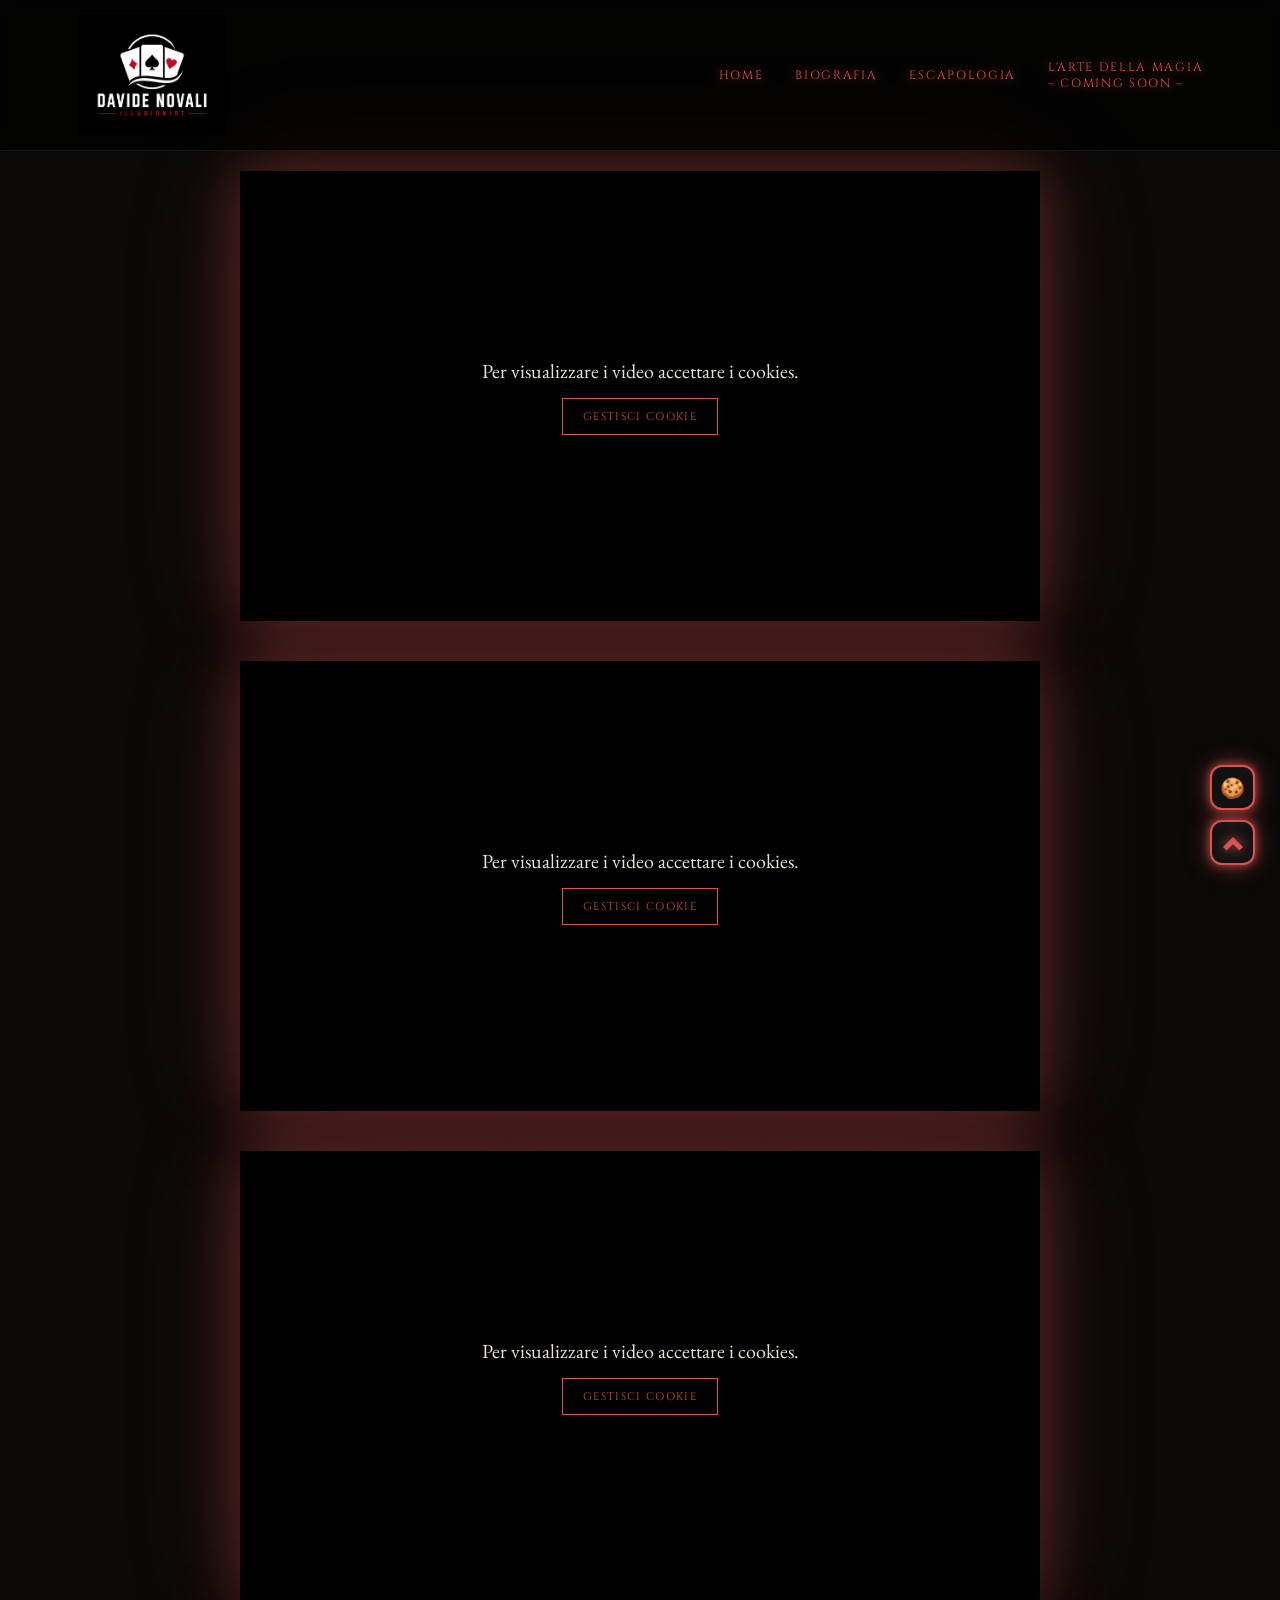
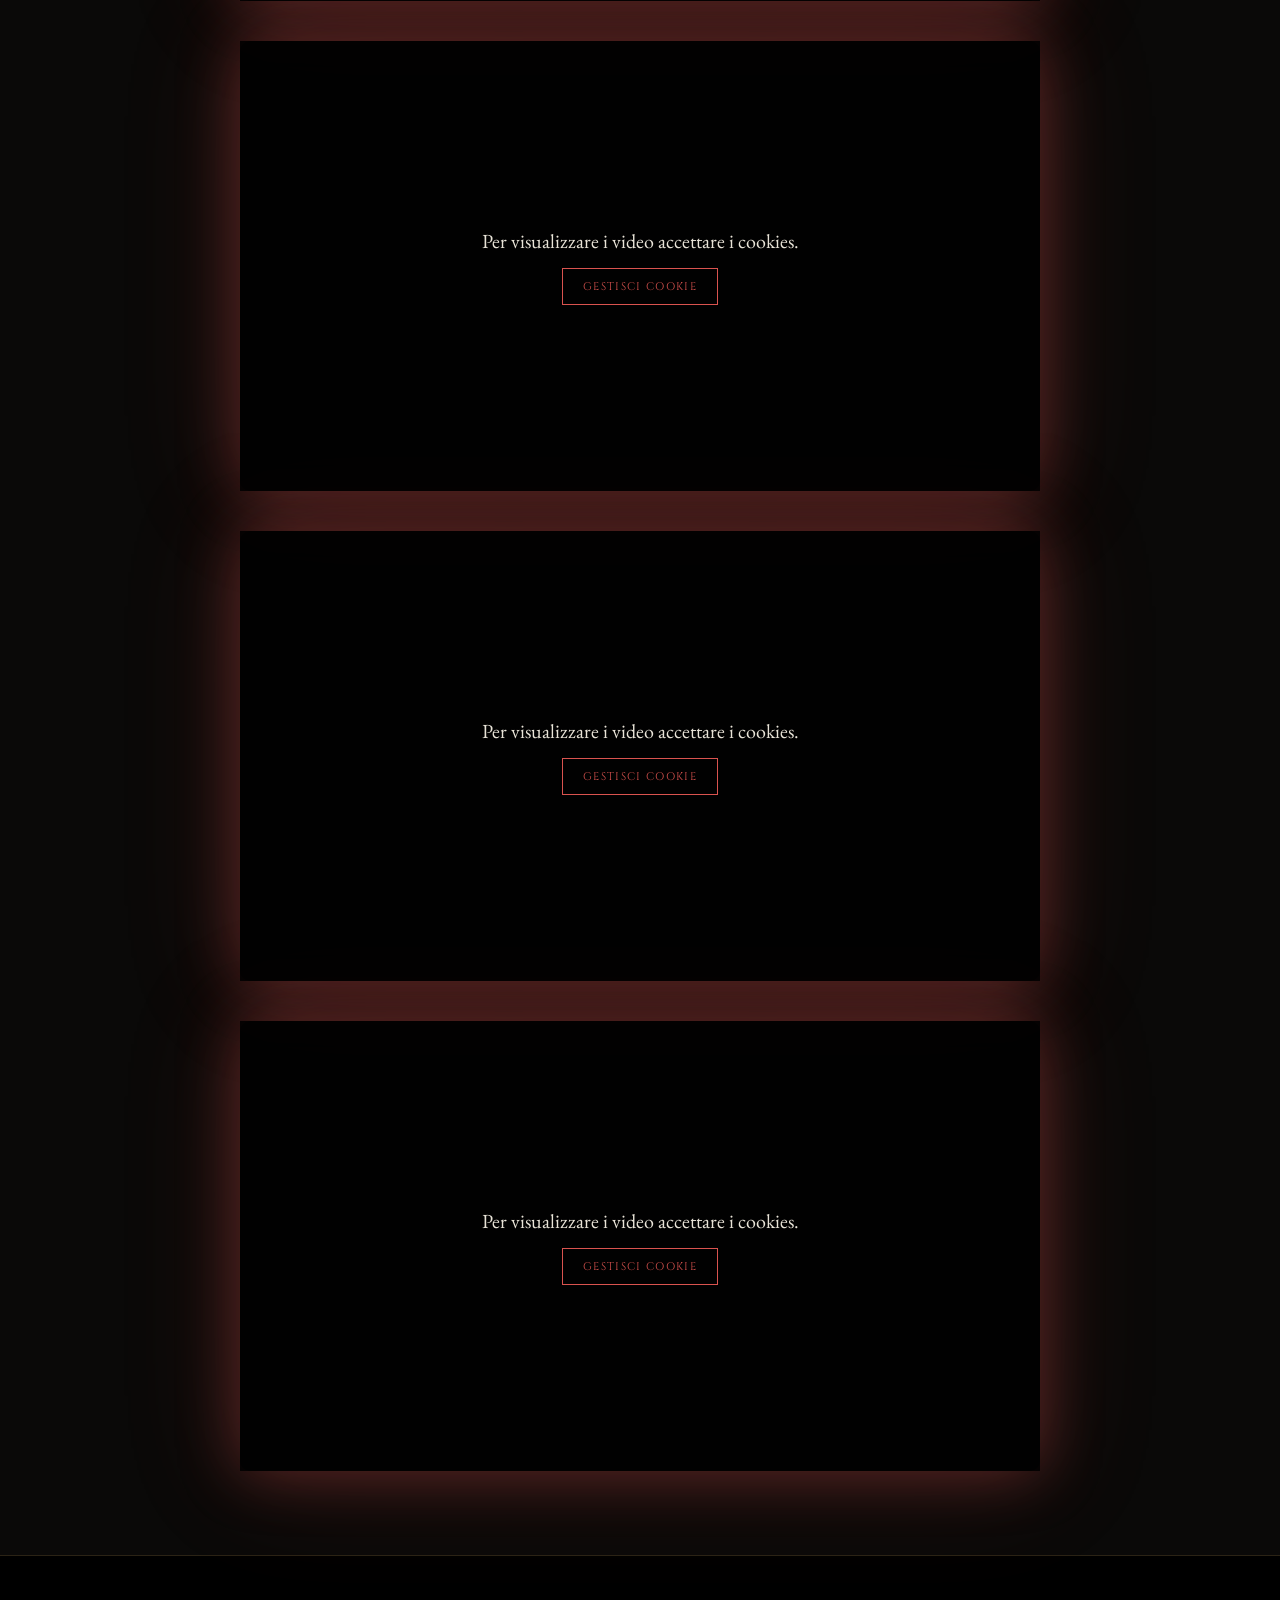
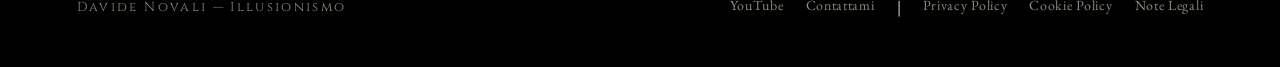
<file: btncart.html>
<!DOCTYPE html>
<html lang="it">
<head>

<meta charset="UTF-8">
<meta name="viewport" content="width=device-width, initial-scale=1.0">



<link rel="stylesheet" href="card.css">

<script src="https://cdnjs.cloudflare.com/ajax/libs/gsap/3.12.5/gsap.min.js"></script>

<link rel="preconnect" href="https://fonts.googleapis.com">
<link rel="preconnect" href="https://fonts.gstatic.com" crossorigin>

<link href="https://fonts.googleapis.com/css2?family=Cinzel:wght@500;600;700&family=EB+Garamond:ital,wght@0,500;1,400&display=swap" rel="stylesheet">

<style>


/* VAR */

:root{

    --black:#0a0908;
    --panel:#121110;

    --ink:#e9e4d8;
    --ink-dim:#8f8a7d;

    --red:#D9534F;
    --red-bright:#ff4d4d;

}


/* RESET*/

*{

    margin:0;
    padding:0;

    box-sizing:border-box;

}


html{

    scroll-behavior:smooth;

}


body{

    background:var(--black);

    color:var(--ink);

    font-family:'EB Garamond',serif;

    overflow-x:hidden;

}


/* HEADER */

header{

    position:absolute;

    top:0;
    left:0;
    right:0;

    z-index:100;

    display:flex;

    align-items:center;

    justify-content:space-between;

    padding:15px 6vw;

    background:rgba(0,0,0,.55);

    backdrop-filter:blur(8px);

    border-bottom:1px solid rgba(255,255,255,.08);

}


.brandmark{

    display:flex;

    align-items:center;

    text-decoration:none;

}


.brandmark img{

    display:block;

    object-fit:contain;

    transition:
        transform .4s ease,
        filter .4s ease;

}


.brandmark:hover img{

    transform:scale(1.05);

    filter:
        drop-shadow(0 0 6px rgba(217,83,79,.9))
        drop-shadow(0 0 14px rgba(217,83,79,.7))
        drop-shadow(0 0 26px rgba(217,83,79,.4));

}
  
.video{
    display: flex;
    flex-direction: column;
    align-items: center;
    gap: 40px; /* spazio tra un video e l'altro */
	padding-top: 150px;
}

.video iframe{
    width: 800px;
    height: 450px;
    border-radius: 10px;
    box-shadow:
        0 0 60px rgba(217,83,79,.35),
        0 0 120px rgba(217,83,79,.18);
}
 /* ---------- FOOTER ---------- */
  footer{
    border-top:1px solid rgba(173,138,86,0.25);
    padding:40px 6vw 50px;
    display:flex;
    flex-wrap:wrap;
    gap:20px;
    align-items:center;
    justify-content:space-between;
	background: #000000;
  }

  footer .foot-name{
    font-family:'Cinzel', serif;
    font-size:13px;
    letter-spacing:0.18em;
    color:var(--ink-dim);
  }

  footer .socials{
    display:flex;
    gap:22px;
  }

  footer a{
    color:var(--ink-dim);
    text-decoration:none;
    font-size:14px;
    letter-spacing:0.05em;
    transition:color .3s ease;
  }
footer a:hover{
  color:var(--red-bright);
}

  /*BTN TORNA SU */

.back-top{

    position:fixed;

    right:25px;
    bottom:35px;

    width:45px;
    height:45px;

    display:flex;
    align-items:center;
    justify-content:center;

    background:#111;

    border:2px solid #d9534f;

    border-radius:12px;

    text-decoration:none;

    box-shadow:
    0 0 10px rgba(217,83,79,0.8),
    0 0 25px rgba(217,83,79,0.5);

    transition:.3s ease;

    z-index:999;

}


/* freccia spessa */

.back-top span{

    width:14px;
    height:14px;

    border-left:5px solid #d9534f;
    border-top:5px solid #d9534f;

    transform:rotate(45deg);

    margin-top:8px;

    filter:
    drop-shadow(0 0 6px #d9534f);

}


/* effetto hover */

.back-top:hover{

    background:#d9534f;

    transform:translateY(-8px);

    box-shadow:
    0 0 20px rgba(217,83,79,1),
    0 0 45px rgba(217,83,79,.8);

}


.back-top:hover span{

    border-color:white;

    filter:
    drop-shadow(0 0 8px white);

}

/* NAVBAR */

header{
  position:absolute;
  top:0;
  left:0;
  right:0;
  z-index:1000;
  display:flex;
  align-items:center;
  justify-content:space-between;
  padding:15px 6vw;
  background:rgba(0,0,0,.65);
  backdrop-filter:blur(8px);
  -webkit-backdrop-filter:blur(8px);
  border-bottom:1px solid rgba(255,255,255,.08);
  transition:
    background-color .4s ease,
    box-shadow .4s ease;
}

header.scrolled{
  background:#000 !important;
  box-shadow:
    0 4px 20px rgba(0,0,0,.45);
}

.brandmark{
  display:flex;
  align-items:center;
  text-align:center;
  gap:10px;
  font-family:'Cinzel',serif;
  font-size:15px;
  letter-spacing:.14em;
  color:var(--ink);
  text-decoration:none;
}

.brandmark img{
  object-fit:contain;
  mix-blend-mode:lighten;
  transition:
    transform .4s ease,
    filter .4s ease;
}

.brandmark:hover img{
  transform:scale(1.05);
  filter:
    drop-shadow(0 0 6px rgba(217,83,79,.9))
    drop-shadow(0 0 14px rgba(217,83,79,.7))
    drop-shadow(0 0 26px rgba(217,83,79,.4));
}

nav.links{
  display:flex;
  align-items:center;
  gap:32px;
}

nav.links a{
  position:relative;
  display:inline-block;
  color:#D9534F;
  text-shadow:
    0 0 10px rgba(217,83,79,.8);
  font-family:'Cinzel',serif;
  font-size:12px;
  letter-spacing:.14em;
  text-transform:uppercase;
  padding:10px 0;
  text-decoration:none;
}

nav.links a::after{
  content:"";
  position:absolute;
  left:50%;
  bottom:2px;
  width:0;
  height:1px;
  background:#D9534F;
  transform:translateX(-50%);
  transition:width .4s ease;
}

nav.links a::before{
  content:"✦";
  position:absolute;
  left:50%;
  bottom:-17px;
  font-size:12px;
  color:#D9534F;
  text-shadow:
    0 0 10px rgba(217,83,79,.8);
  opacity:0;
  transform:
    translateX(-50%)
    translateY(4px);
  transition:
    opacity .35s ease,
    transform .35s ease;
}

nav.links a:hover::after{
  width:100%;
}

nav.links a:hover::before{
  opacity:1;
  transform:
    translateX(-50%)
    translateY(0);
}

.nav-toggle{
  display:none;
}
nav.links .nav-coming{
  color:#D9534F;
  text-shadow:
    0 0 10px rgba(217,83,79,.8);
  font-family:'Cinzel',serif;
  font-size:12px;
  letter-spacing:.14em;
  text-transform:uppercase;
  padding:10px 0;
  text-decoration:none;
}
/* =========================
   RIAPRI COOKIE
   (stessa struttura di .back-top: stessa
   grandezza, colore ed effetto hover)
========================= */

.cookie-reopen{
  position:fixed;
  right:25px;
  bottom:90px;
  width:45px;
  height:45px;
  display:flex;
  align-items:center;
  justify-content:center;
  background:#111;
  border:2px solid #d9534f;
  border-radius:12px;
  text-decoration:none;
  font-size:20px;
  line-height:1;
  cursor:pointer;
  box-shadow:
    0 0 10px rgba(217,83,79,.8),
    0 0 25px rgba(217,83,79,.5);
  transition:.3s ease;
  z-index:999;
}

.cookie-reopen:hover{
  background:#d9534f;
  transform:translateY(-8px);
  box-shadow:
    0 0 20px rgba(217,83,79,1),
    0 0 45px rgba(217,83,79,.8);
}
/* COOKIE BANNER */

#cookie-banner{
  position:fixed;
  right:25px;
  bottom:25px;
  width:360px;
  max-width:calc(100vw - 40px);
  background:#0a0908;
  border:1px solid #D9534F;
  border-radius:12px;
  padding:20px;
  display:flex;
  align-items:flex-start;
  gap:14px;
  box-shadow:
    0 10px 40px rgba(0,0,0,.8),
    0 0 20px rgba(217,83,79,.25);
  font-family:'EB Garamond',serif;
  opacity:1;
  transform:translateY(0);
  transition:
    opacity .4s ease,
    transform .4s ease;
  /* SOPRA ASSOLUTAMENTE TUTTO */
  z-index:2147483647;
}

/* ICONA BISCOTTO */

.cookie-icon{
  font-size:28px;
  line-height:1;
  flex-shrink:0;
}

/* CONTENUTO */

.cookie-content{
  flex:1;
}

.cookie-title{
  color:#D9534F;
  font-family:'Cinzel',serif;
  font-size:13px;
  letter-spacing:.12em;
  text-transform:uppercase;
  margin-bottom:7px;
}

.cookie-text{
  color:#e9e4d8;
  font-size:15px;
  line-height:1.4;
}

/* BOTTONI */

.cookie-buttons{
  display:flex;
  justify-content:flex-end;
  gap:8px;
  margin-top:15px;
}

.cookie-buttons button{
  padding:8px 15px;
  border:1px solid #D9534F;
  background:transparent;
  color:#D9534F;
  border-radius:5px;
  font-family:'Cinzel',serif;
  font-size:10px;
  letter-spacing:.1em;
  cursor:pointer;
  transition:.3s ease;
}

.cookie-buttons button:hover{
  background:#D9534F;
  color:#000;
}

#cookie-accept{
  background:#D9534F;
  color:#000;
}

#cookie-accept:hover{
  background:#fff;
  border-color:#fff;
}

/* NASCOSTO */

#cookie-banner.hidden{
  opacity:0;
  transform:translateY(30px);
  pointer-events:none;
}
@media(max-width:600px){

  #cookie-banner{
    right:15px;
    bottom:15px;
    width:calc(100vw - 30px);
    max-width:none;
    padding:17px;
  }

  .cookie-icon{
    font-size:25px;
  }

  .cookie-text{
    font-size:14px;
  }

  .cookie-buttons{
    margin-top:12px;
  }

  .cookie-buttons button{
    flex:1;
  }

}

/* =========================
   RIDUZIONE ANIMAZIONI
========================= */
.cookie-text a{
    color:#fff;
    text-decoration:underline;
}

.cookie-text a:visited{
    color:#fff;
}

.cookie-text a:hover{
    color:#fff;
}
@media(prefers-reduced-motion:reduce){

  *{
    animation-duration:.01ms !important;
    transition-duration:.01ms !important;
  }

}

/* AVVISO COOKIE SUI VIDEO */

.video-cookie-overlay{
    position:absolute;
    z-index:5;
    display:none;
    flex-direction:column;
    align-items:center;
    justify-content:center;
    gap:14px;
    padding:20px;
    text-align:center;
    background:rgba(0,0,0,.88);
    color:#e9e4d8;
    font-family:'EB Garamond',serif;
    font-size:20px;
    line-height:1.3;
}

.video-cookie-overlay p{
    margin:0;
}

.video-cookie-overlay button{
    padding:10px 20px;
    border:1px solid #D9534F;
    background:transparent;
    color:#D9534F;
    font-family:'Cinzel',serif;
    font-size:11px;
    letter-spacing:.12em;
    cursor:pointer;
    transition:.3s ease;
}

@media (hover:hover){
    .video-cookie-overlay button:hover{
        background:#D9534F;
        color:#000;
    }
}

/* TELEFONO */
@media (max-width:720px){

    .video-cookie-overlay{
        padding:12px;
        gap:10px;
        font-size:16px;
    }

    .video-cookie-overlay button{
        padding:9px 14px;
        font-size:10px;
    }

}


</style>
<title> Cartomagia </title>
  <link rel="stylesheet" href="mobile.css?v=5">
</head>
<body>

<section class="hero">
<header>
  <a href="index.html" class="brandmark">
    <img src="img/logo1.jpg" height="120">
  </a>
    <!-- NAVBAR -->

  <nav class="links" id="menu">
  <a href="index.html">Home</a>
 <a href="biografia.html">
      BIOGRAFIA
    </a>
    <a href="btnescap.html">
      ESCAPOLOGIA
    </a>
  
  

    <p class="nav-coming">
  L'ARTE DELLA MAGIA
  <br> ㅤ~ Coming soon ~
</p>

  </nav>


<button class="nav-toggle" type="button" aria-label="Apri menu" aria-expanded="false" aria-controls="menu">
  <span></span><span></span><span></span>
</button>
 
</header>
</section>
<!-- =========================
     COOKIE BANNER
     class="hidden" di default: nasce invisibile,
     lo script decide QUANDO mostrarlo (niente flash)
========================= -->

<div id="cookie-banner" class="hidden">

  <div class="cookie-icon">
    🍪
  </div>


  <div class="cookie-content">

    <div class="cookie-title">
      Cookie Policy
    </div>


    <div class="cookie-text">
 Questo sito utilizza <a href ="cookie-policy.html" target="_blank"
      rel="noopener noreferrer"> cookie </a>e contenuti
      di terze parti, come i video YouTube.
      Puoi scegliere se accettarli.
    </div>


    <div class="cookie-buttons">

      <button
        type="button"
        id="cookie-reject"
      >
        RIFIUTA
      </button>


      <button
        type="button"
        id="cookie-accept"
      >
        ACCETTA
      </button>

    </div>

  </div>

</div>
<br>
<section class="video">
  <br>
<iframe width="560" height="315" data-youtube="https://www.youtube-nocookie.com/embed/vJdJYNV4UWE?si=e8KuAcbQEI9UftPf" title="YouTube video player" frameborder="0" allow="accelerometer; autoplay; clipboard-write; encrypted-media; gyroscope; picture-in-picture; web-share" referrerpolicy="strict-origin-when-cross-origin" allowfullscreen></iframe>
<br>
<iframe width="560" height="315" data-youtube="https://www.youtube-nocookie.com/embed/mvyJEiJsb3M?si=j8GzamGMfDT5FfUJ" title="YouTube video player" frameborder="0" allow="accelerometer; autoplay; clipboard-write; encrypted-media; gyroscope; picture-in-picture; web-share" referrerpolicy="strict-origin-when-cross-origin" allowfullscreen></iframe>
<br>
<iframe width="560" height="315" data-youtube="https://www.youtube-nocookie.com/embed/SWwcyk_etKk?si=3BQJ0Y4DnDpUZa42" title="YouTube video player" frameborder="0" allow="accelerometer; autoplay; clipboard-write; encrypted-media; gyroscope; picture-in-picture; web-share" referrerpolicy="strict-origin-when-cross-origin" allowfullscreen></iframe>
<br>
<iframe width="560" height="315" data-youtube="https://www.youtube-nocookie.com/embed/_sqC10Al9A0?si=caauQsrYzM58_05q" title="YouTube video player" frameborder="0" allow="accelerometer; autoplay; clipboard-write; encrypted-media; gyroscope; picture-in-picture; web-share" referrerpolicy="strict-origin-when-cross-origin" allowfullscreen></iframe>
<br>
<iframe width="560" height="315" data-youtube="https://www.youtube-nocookie.com/embed/3gUsFFoG1lI?si=jWHyRsZNntiQgAG8" title="YouTube video player" frameborder="0" allow="accelerometer; autoplay; clipboard-write; encrypted-media; gyroscope; picture-in-picture; web-share" referrerpolicy="strict-origin-when-cross-origin" allowfullscreen></iframe>
<br>
<iframe width="560" height="315" data-youtube="https://www.youtube-nocookie.com/embed/_Bhp_5B1bhI?si=krVyh11mKPFkTtoa" title="YouTube video player" frameborder="0" allow="accelerometer; autoplay; clipboard-write; encrypted-media; gyroscope; picture-in-picture; web-share" referrerpolicy="strict-origin-when-cross-origin" allowfullscreen></iframe>
</section>
<br>
<br>
<br>
<br>
<section class="contatti">

    

<footer id="contatti">
  <div class="foot-name">Davide Novali — Illusionismo </div>
  <div class="socials">
    <a href="https://youtube.com/@illusionist-dav?si=SL8r2-sN-QyBJTDB" target="_blank">YouTube</a>
    <a href="contattami.html">Contattami</a>
  <span class="footer-divider">|</span>


    <a
      href="privacy-policy.html"
      target="_blank"
      rel="noopener noreferrer"
    >
      Privacy Policy
    </a>


    <a
      href="cookie-policy.html"
      target="_blank"
      rel="noopener noreferrer"
    >
      Cookie Policy
    </a>


    <a
      href="note-legali.html"
      target="_blank"
      rel="noopener noreferrer"
    >
      Note Legali
    </a>
  
  </div>
</footer>
<a href="#" class="back-top">
    <span></span>
</a>


<!-- BTN COOKIE-->

<button
  type="button"
  id="cookie-reopen"
  class="cookie-reopen"
  aria-label="Gestisci preferenze cookie"
>

  🍪

</button>


<!-- =========================
     JAVASCRIPT
========================= -->
   <script src="menu.js"></script>
<script src="card.js"></script>

</body>
</html>
</file>
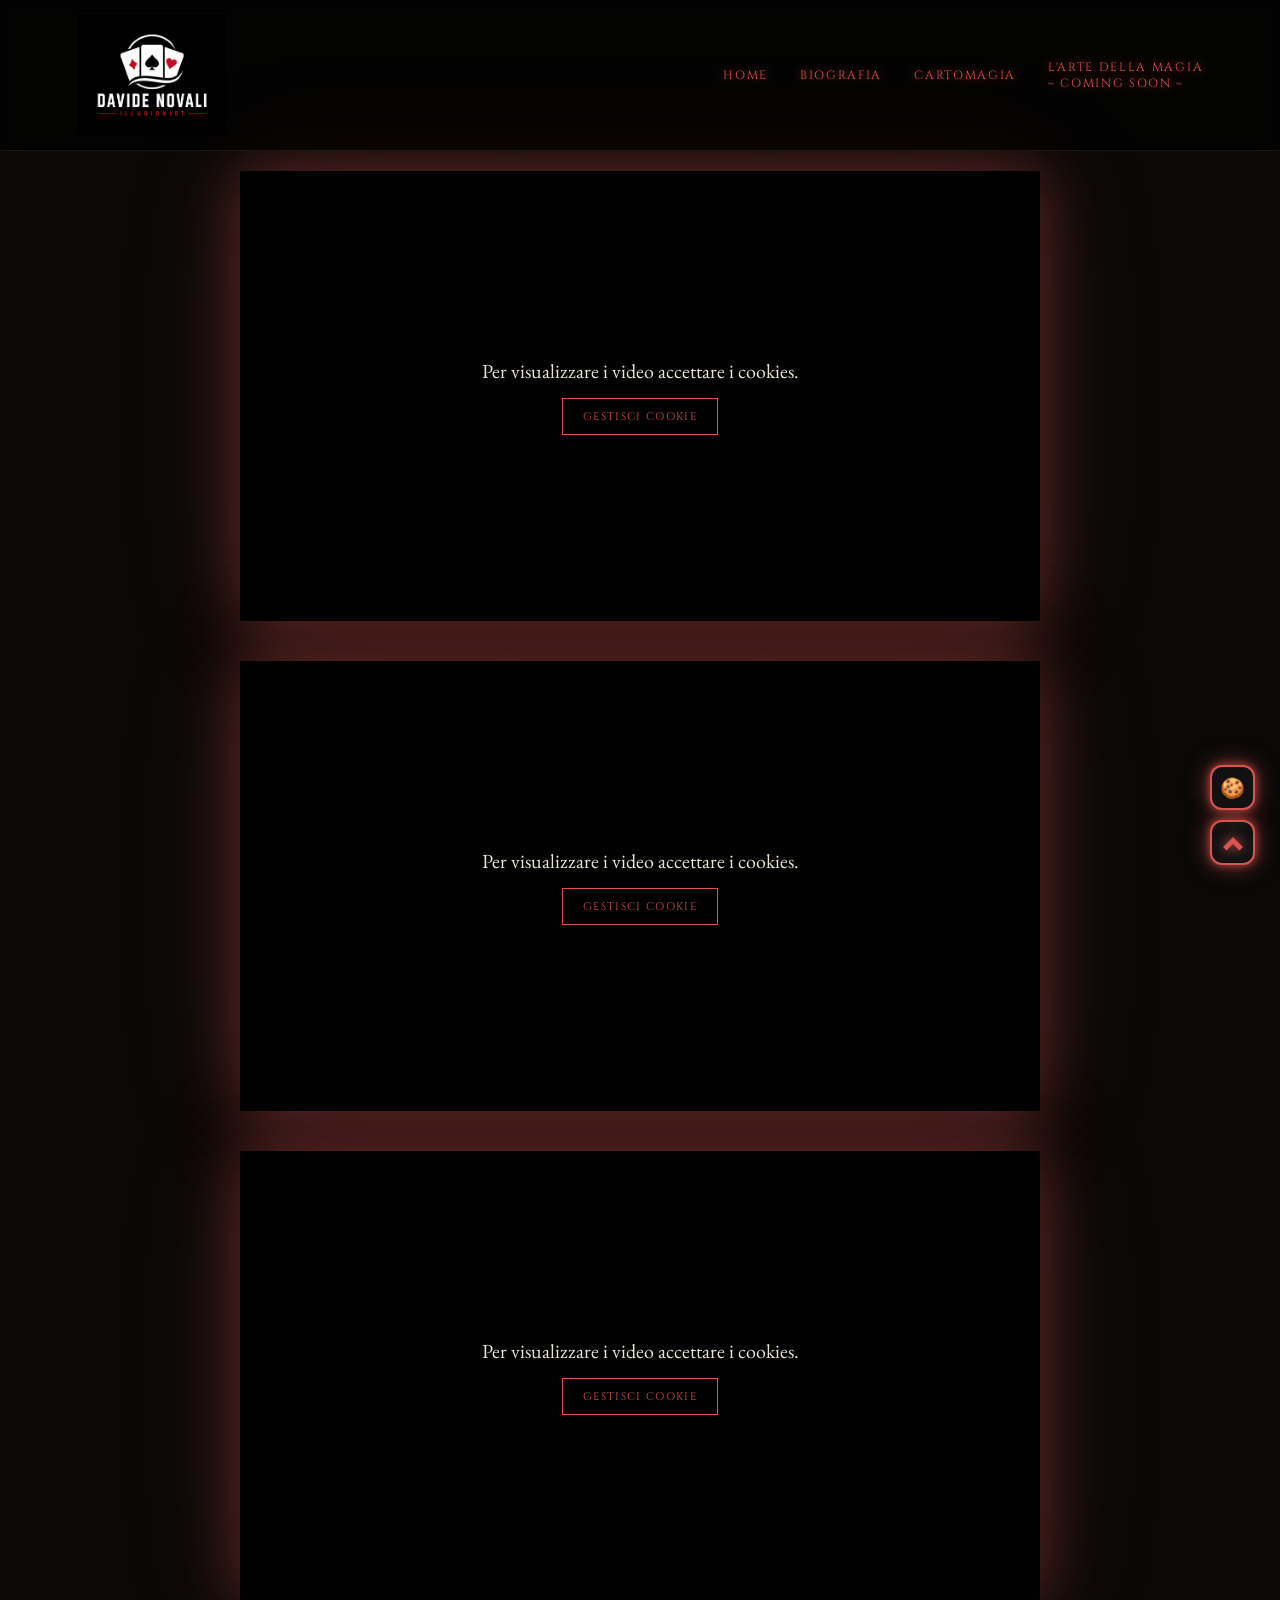
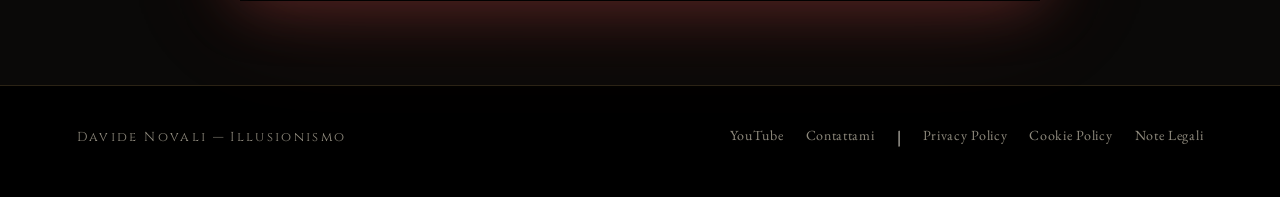
<file: btnescap.html>
<!DOCTYPE html>
<html lang="it">
<head>

<meta charset="UTF-8">
<meta name="viewport" content="width=device-width, initial-scale=1.0">



<link rel="stylesheet" href="card.css">

<script src="https://cdnjs.cloudflare.com/ajax/libs/gsap/3.12.5/gsap.min.js"></script>

<link rel="preconnect" href="https://fonts.googleapis.com">
<link rel="preconnect" href="https://fonts.gstatic.com" crossorigin>

<link href="https://fonts.googleapis.com/css2?family=Cinzel:wght@500;600;700&family=EB+Garamond:ital,wght@0,500;1,400&display=swap" rel="stylesheet">

<style>


/* VAR */

:root{

    --black:#0a0908;
    --panel:#121110;

    --ink:#e9e4d8;
    --ink-dim:#8f8a7d;

    --red:#D9534F;
    --red-bright:#ff4d4d;

}


/* RESET */

*{

    margin:0;
    padding:0;

    box-sizing:border-box;

}


html{

    scroll-behavior:smooth;

}


body{

    background:var(--black);

    color:var(--ink);

    font-family:'EB Garamond',serif;

    overflow-x:hidden;

}


/* HEADER */

header{

    position:absolute;

    top:0;
    left:0;
    right:0;

    z-index:100;

    display:flex;

    align-items:center;

    justify-content:space-between;

    padding:15px 6vw;

    background:rgba(0,0,0,.55);

    backdrop-filter:blur(8px);

    border-bottom:1px solid rgba(255,255,255,.08);

}


.brandmark{

    display:flex;

    align-items:center;

    text-decoration:none;

}


.brandmark img{

    display:block;

    object-fit:contain;

    transition:
        transform .4s ease,
        filter .4s ease;

}


.brandmark:hover img{

    transform:scale(1.05);

    filter:
        drop-shadow(0 0 6px rgba(217,83,79,.9))
        drop-shadow(0 0 14px rgba(217,83,79,.7))
        drop-shadow(0 0 26px rgba(217,83,79,.4));

}
  
.video{
    display: flex;
    flex-direction: column;
    align-items: center;
    gap: 40px; /* spazio tra un video e l'altro */
	padding-top: 150px;
}

.video iframe{
    width: 800px;
    height: 450px;
    border-radius: 10px;
    box-shadow:
        0 0 60px rgba(217,83,79,.35),
        0 0 120px rgba(217,83,79,.18);
}
 /* ---------- FOOTER ---------- */
  footer{
    border-top:1px solid rgba(173,138,86,0.25);
    padding:40px 6vw 50px;
    display:flex;
    flex-wrap:wrap;
    gap:20px;
    align-items:center;
    justify-content:space-between;
	background: #000000;
  }

  footer .foot-name{
    font-family:'Cinzel', serif;
    font-size:13px;
    letter-spacing:0.18em;
    color:var(--ink-dim);
  }

  footer .socials{
    display:flex;
    gap:22px;
  }

  footer a{
    color:var(--ink-dim);
    text-decoration:none;
    font-size:14px;
    letter-spacing:0.05em;
    transition:color .3s ease;
  }
footer a:hover{
  color:var(--red-bright);
}

  /* BTN TORNA SU */

.back-top{

    position:fixed;

    right:25px;
    bottom:35px;

    width:45px;
    height:45px;

    display:flex;
    align-items:center;
    justify-content:center;

    background:#111;

    border:2px solid #d9534f;

    border-radius:12px;

    text-decoration:none;

    box-shadow:
    0 0 10px rgba(217,83,79,0.8),
    0 0 25px rgba(217,83,79,0.5);

    transition:.3s ease;

    z-index:999;

}

/*FRECCIA*/

.back-top span{

    width:14px;
    height:14px;

    border-left:5px solid #d9534f;
    border-top:5px solid #d9534f;

    transform:rotate(45deg);

    margin-top:8px;

    filter:
    drop-shadow(0 0 6px #d9534f);

}


/* effetto hover */

.back-top:hover{

    background:#d9534f;

    transform:translateY(-8px);

    box-shadow:
    0 0 20px rgba(217,83,79,1),
    0 0 45px rgba(217,83,79,.8);

}


.back-top:hover span{

    border-color:white;

    filter:
    drop-shadow(0 0 8px white);

}
/*NAVBAR*/

header{
  position:absolute;
  top:0;
  left:0;
  right:0;
  z-index:1000;
  display:flex;
  align-items:center;
  justify-content:space-between;
  padding:15px 6vw;
  background:rgba(0,0,0,.65);
  backdrop-filter:blur(8px);
  -webkit-backdrop-filter:blur(8px);
  border-bottom:1px solid rgba(255,255,255,.08);
  transition:
    background-color .4s ease,
    box-shadow .4s ease;
}

header.scrolled{
  background:#000 !important;
  box-shadow:
    0 4px 20px rgba(0,0,0,.45);
}

.brandmark{
  display:flex;
  align-items:center;
  text-align:center;
  gap:10px;
  font-family:'Cinzel',serif;
  font-size:15px;
  letter-spacing:.14em;
  color:var(--ink);
  text-decoration:none;
}

.brandmark img{
  object-fit:contain;
  mix-blend-mode:lighten;
  transition:
    transform .4s ease,
    filter .4s ease;
}

.brandmark:hover img{
  transform:scale(1.05);
  filter:
    drop-shadow(0 0 6px rgba(217,83,79,.9))
    drop-shadow(0 0 14px rgba(217,83,79,.7))
    drop-shadow(0 0 26px rgba(217,83,79,.4));
}

nav.links{
  display:flex;
  align-items:center;
  gap:32px;
}

nav.links a{
  position:relative;
  display:inline-block;
  color:#D9534F;
  text-shadow:
    0 0 10px rgba(217,83,79,.8);
  font-family:'Cinzel',serif;
  font-size:12px;
  letter-spacing:.14em;
  text-transform:uppercase;
  padding:10px 0;
  text-decoration:none;
}

nav.links a::after{
  content:"";
  position:absolute;
  left:50%;
  bottom:2px;
  width:0;
  height:1px;
  background:#D9534F;
  transform:translateX(-50%);
  transition:width .4s ease;
}

nav.links a::before{
  content:"✦";
  position:absolute;
  left:50%;
  bottom:-17px;
  font-size:12px;
  color:#D9534F;
  text-shadow:
    0 0 10px rgba(217,83,79,.8);
  opacity:0;
  transform:
    translateX(-50%)
    translateY(4px);
  transition:
    opacity .35s ease,
    transform .35s ease;
}

nav.links a:hover::after{
  width:100%;
}

nav.links a:hover::before{
  opacity:1;
  transform:
    translateX(-50%)
    translateY(0);
}

.nav-toggle{
  display:none;
}

nav.links .nav-coming{
  color:#D9534F;
  text-shadow:
    0 0 10px rgba(217,83,79,.8);
  font-family:'Cinzel',serif;
  font-size:12px;
  letter-spacing:.14em;
  text-transform:uppercase;
  padding:10px 0;
  text-decoration:none;
}
/* =========================
   RIAPRI COOKIE
   (stessa struttura di .back-top: stessa
   grandezza, colore ed effetto hover)
========================= */

.cookie-reopen{
  position:fixed;
  right:25px;
  bottom:90px;
  width:45px;
  height:45px;
  display:flex;
  align-items:center;
  justify-content:center;
  background:#111;
  border:2px solid #d9534f;
  border-radius:12px;
  text-decoration:none;
  font-size:20px;
  line-height:1;
  cursor:pointer;
  box-shadow:
    0 0 10px rgba(217,83,79,.8),
    0 0 25px rgba(217,83,79,.5);
  transition:.3s ease;
  z-index:999;
}

.cookie-reopen:hover{
  background:#d9534f;
  transform:translateY(-8px);
  box-shadow:
    0 0 20px rgba(217,83,79,1),
    0 0 45px rgba(217,83,79,.8);
}
/*COOKIE BANNER*/

#cookie-banner{
  position:fixed;
  right:25px;
  bottom:25px;
  width:360px;
  max-width:calc(100vw - 40px);
  background:#0a0908;
  border:1px solid #D9534F;
  border-radius:12px;
  padding:20px;
  display:flex;
  align-items:flex-start;
  gap:14px;
  box-shadow:
    0 10px 40px rgba(0,0,0,.8),
    0 0 20px rgba(217,83,79,.25);
  font-family:'EB Garamond',serif;
  opacity:1;
  transform:translateY(0);
  transition:
    opacity .4s ease,
    transform .4s ease;
  /* SOPRA ASSOLUTAMENTE TUTTO */
  z-index:2147483647;
}

/*ICONA COOKIE*/

.cookie-icon{
  font-size:28px;
  line-height:1;
  flex-shrink:0;
}

/* CONTENUTO */

.cookie-content{
  flex:1;
}

.cookie-title{
  color:#D9534F;
  font-family:'Cinzel',serif;
  font-size:13px;
  letter-spacing:.12em;
  text-transform:uppercase;
  margin-bottom:7px;
}

.cookie-text{
  color:#e9e4d8;
  font-size:15px;
  line-height:1.4;
}

/*BTN*/
.cookie-buttons{
  display:flex;
  justify-content:flex-end;
  gap:8px;
  margin-top:15px;
}

.cookie-buttons button{
  padding:8px 15px;
  border:1px solid #D9534F;
  background:transparent;
  color:#D9534F;
  border-radius:5px;
  font-family:'Cinzel',serif;
  font-size:10px;
  letter-spacing:.1em;
  cursor:pointer;
  transition:.3s ease;
}

.cookie-buttons button:hover{
  background:#D9534F;
  color:#000;
}

#cookie-accept{
  background:#D9534F;
  color:#000;
}

#cookie-accept:hover{
  background:#fff;
  border-color:#fff;
}

/* NASCOSTO */

#cookie-banner.hidden{
  opacity:0;
  transform:translateY(30px);
  pointer-events:none;
}
@media(max-width:600px){

  #cookie-banner{
    right:15px;
    bottom:15px;
    width:calc(100vw - 30px);
    max-width:none;
    padding:17px;
  }

  .cookie-icon{
    font-size:25px;
  }

  .cookie-text{
    font-size:14px;
  }

  .cookie-buttons{
    margin-top:12px;
  }

  .cookie-buttons button{
    flex:1;
  }

}

/* =========================
   RIDUZIONE ANIMAZIONI
========================= */
.cookie-text a{
    color:#fff;
    text-decoration:underline;
}

.cookie-text a:visited{
    color:#fff;
}

.cookie-text a:hover{
    color:#fff;
}
@media(prefers-reduced-motion:reduce){

  *{
    animation-duration:.01ms !important;
    transition-duration:.01ms !important;
  }

}

/* AVVISO COOKIE SUI VIDEO */

.video-cookie-overlay{
    position:absolute;
    z-index:5;
    display:none;
    flex-direction:column;
    align-items:center;
    justify-content:center;
    gap:14px;
    padding:20px;
    text-align:center;
    background:rgba(0,0,0,.88);
    color:#e9e4d8;
    font-family:'EB Garamond',serif;
    font-size:20px;
    line-height:1.3;
}

.video-cookie-overlay p{
    margin:0;
}

.video-cookie-overlay button{
    padding:10px 20px;
    border:1px solid #D9534F;
    background:transparent;
    color:#D9534F;
    font-family:'Cinzel',serif;
    font-size:11px;
    letter-spacing:.12em;
    cursor:pointer;
    transition:.3s ease;
}

@media (hover:hover){
    .video-cookie-overlay button:hover{
        background:#D9534F;
        color:#000;
    }
}

/* TELEFONO */
@media (max-width:720px){

    .video-cookie-overlay{
        padding:12px;
        gap:10px;
        font-size:16px;
    }

    .video-cookie-overlay button{
        padding:9px 14px;
        font-size:10px;
    }

}


</style>
<title> Escapologia </title>
  <link rel="stylesheet" href="mobile.css?v=5">
</head>
<body>

<section class="hero">
<header>
  <a href="index.html" class="brandmark">
    <img src="img/logo1.jpg" height="120">
  </a>
    <!-- NAVBAR -->

  <nav class="links" id="menu">
  <a href="index.html">Home</a>
 <a href="biografia.html">
      BIOGRAFIA
    </a>
    <a href="btncart.html">
      CARTOMAGIA
    </a>

   

<p class="nav-coming">
  L'ARTE DELLA MAGIA
  <br> ㅤ~ Coming soon ~
</p>

  </nav>


<button class="nav-toggle" type="button" aria-label="Apri menu" aria-expanded="false" aria-controls="menu">
  <span></span><span></span><span></span>
</button>
</header>
</section>
<!-- =========================
     COOKIE BANNER
     class="hidden" di default: nasce invisibile,
     lo script decide QUANDO mostrarlo (niente flash)
========================= -->

<div id="cookie-banner" class="hidden">

  <div class="cookie-icon">
    🍪
  </div>


  <div class="cookie-content">

    <div class="cookie-title">
      Cookie Policy
    </div>


    <div class="cookie-text">
 Questo sito utilizza <a href ="cookie-policy.html" target="_blank"
      rel="noopener noreferrer"> cookie </a>e contenuti
      di terze parti, come i video YouTube.
      Puoi scegliere se accettarli.

    </div>


    <div class="cookie-buttons">

      <button
        type="button"
        id="cookie-reject"
      >
        RIFIUTA
      </button>


      <button
        type="button"
        id="cookie-accept"
      >
        ACCETTA
      </button>

    </div>

  </div>

</div>
<br>
<section class="video">
  <br>
<iframe width="560" height="315" data-youtube="https://www.youtube-nocookie.com/embed/rtSbQNHSQAA?si=R7oGctgnDxfE3zAJ" title="YouTube video player" frameborder="0" allow="accelerometer; autoplay; clipboard-write; encrypted-media; gyroscope; picture-in-picture; web-share" referrerpolicy="strict-origin-when-cross-origin" allowfullscreen></iframe><br>
<br>
<iframe width="560" height="315" data-youtube="https://www.youtube-nocookie.com/embed/4HKPhVm1WMg?si=J_T1UBZydUJVcaeu" title="YouTube video player" frameborder="0" allow="accelerometer; autoplay; clipboard-write; encrypted-media; gyroscope; picture-in-picture; web-share" referrerpolicy="strict-origin-when-cross-origin" allowfullscreen></iframe><br>
<br>
<iframe width="560" height="315" data-youtube="https://www.youtube-nocookie.com/embed/Lz6Mh2lU1Mk?si=zqhYpSyoHvz0Rs6M" title="YouTube video player" frameborder="0" allow="accelerometer; autoplay; clipboard-write; encrypted-media; gyroscope; picture-in-picture; web-share" referrerpolicy="strict-origin-when-cross-origin" allowfullscreen></iframe><br>
<br>
<br>

</section>
<br>
<br>
<br>
<br>
<section class="contatti">

    

<footer id="contatti">
  <div class="foot-name">Davide Novali — Illusionismo </div>
  <div class="socials">
    <a href="https://youtube.com/@illusionist-dav?si=SL8r2-sN-QyBJTDB" target="_blank">YouTube</a>
    <a href="contattami.html">Contattami</a>
  <span class="footer-divider">|</span>


    <a
      href="privacy-policy.html"
      target="_blank"
      rel="noopener noreferrer"
    >
      Privacy Policy
    </a>


    <a
      href="cookie-policy.html"
      target="_blank"
      rel="noopener noreferrer"
    >
      Cookie Policy
    </a>


    <a
      href="note-legali.html"
      target="_blank"
      rel="noopener noreferrer"
    >
      Note Legali
    </a>
  </div>
</footer>
<a href="#" class="back-top">
    <span></span>
</a>


<!-- BTN COOKIE-->

<button
  type="button"
  id="cookie-reopen"
  class="cookie-reopen"
  aria-label="Gestisci preferenze cookie"
>

  🍪

</button>


<!-- =========================
     JAVASCRIPT
========================= -->
<script src="menu.js"></script>
<script src="card.js"></script>

</body>
</html>
</file>
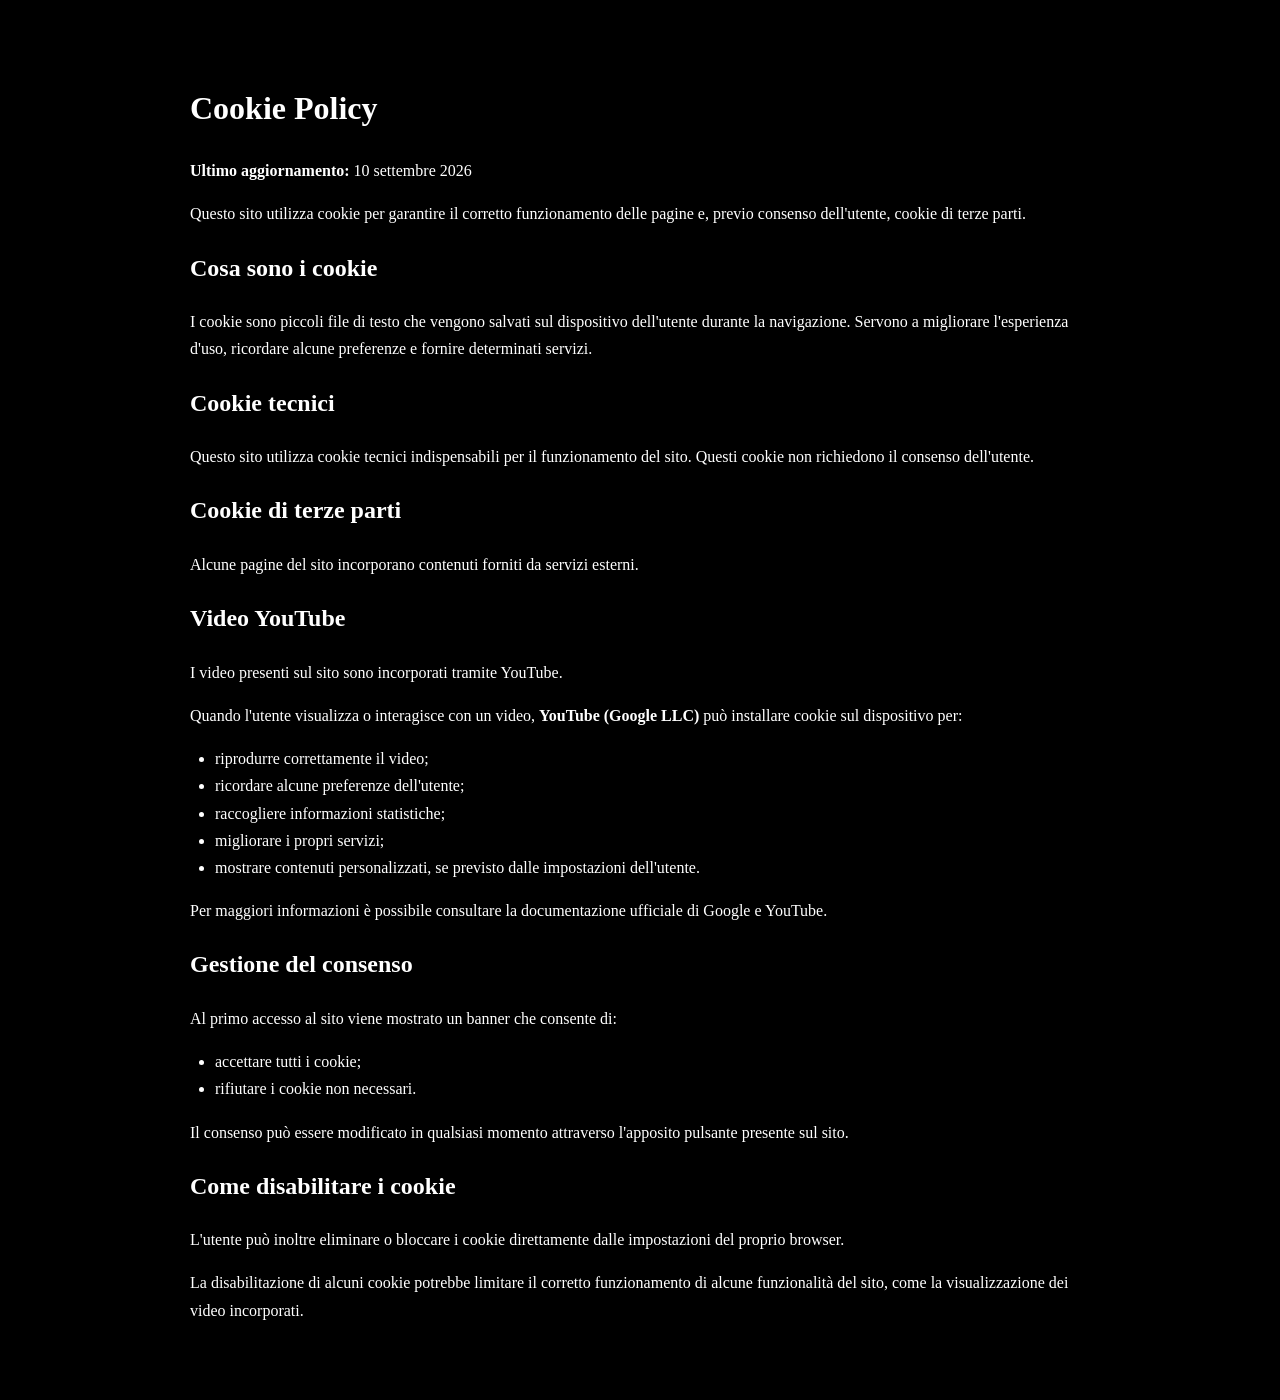
<file: cookie-policy.html>
<!DOCTYPE html>
<html lang="it">
<head>
    <style>
    body{
        background:#000;
        color:#ffffff;
        font-family: Georgia, serif;
        max-width:900px;
        margin:40px auto;
        padding:20px;
        line-height:1.7;
    }

    h1,h2{
        color:#ffffff;
    }

    a{
        color:#ffffff;
    }

    strong{
        color:#ffffff;
    }

    ul{
        padding-left:25px;
    }
</style>
    <meta charset="UTF-8">
    <meta name="viewport" content="width=device-width, initial-scale=1.0">
    <title>Cookie Policy</title>
</head>

<body>

<h1>Cookie Policy</h1>

<p><strong>Ultimo aggiornamento:</strong> 10 settembre 2026</p>

<p>
Questo sito utilizza cookie per garantire il corretto funzionamento delle pagine e,
previo consenso dell'utente, cookie di terze parti.
</p>

<h2>Cosa sono i cookie</h2>

<p>
I cookie sono piccoli file di testo che vengono salvati sul dispositivo dell'utente durante la navigazione.
Servono a migliorare l'esperienza d'uso, ricordare alcune preferenze e fornire determinati servizi.
</p>

<h2>Cookie tecnici</h2>

<p>
Questo sito utilizza cookie tecnici indispensabili per il funzionamento del sito.
Questi cookie non richiedono il consenso dell'utente.
</p>

<h2>Cookie di terze parti</h2>

<p>
Alcune pagine del sito incorporano contenuti forniti da servizi esterni.
</p>

<h2>Video YouTube</h2>

<p>
I video presenti sul sito sono incorporati tramite YouTube.
</p>

<p>
Quando l'utente visualizza o interagisce con un video,
<strong>YouTube (Google LLC)</strong> può installare cookie sul dispositivo per:
</p>

<ul>
    <li>riprodurre correttamente il video;</li>
    <li>ricordare alcune preferenze dell'utente;</li>
    <li>raccogliere informazioni statistiche;</li>
    <li>migliorare i propri servizi;</li>
    <li>mostrare contenuti personalizzati, se previsto dalle impostazioni dell'utente.</li>
</ul>

<p>
Per maggiori informazioni è possibile consultare la documentazione ufficiale di Google e YouTube.
</p>

<h2>Gestione del consenso</h2>

<p>Al primo accesso al sito viene mostrato un banner che consente di:</p>

<ul>
    <li>accettare tutti i cookie;</li>
    <li>rifiutare i cookie non necessari.</li>
</ul>

<p>
Il consenso può essere modificato in qualsiasi momento attraverso l'apposito pulsante presente sul sito.
</p>

<h2>Come disabilitare i cookie</h2>

<p>
L'utente può inoltre eliminare o bloccare i cookie direttamente dalle impostazioni del proprio browser.
</p>

<p>
La disabilitazione di alcuni cookie potrebbe limitare il corretto funzionamento di alcune funzionalità del sito,
come la visualizzazione dei video incorporati.
</p>

</body>
</html>
</file>
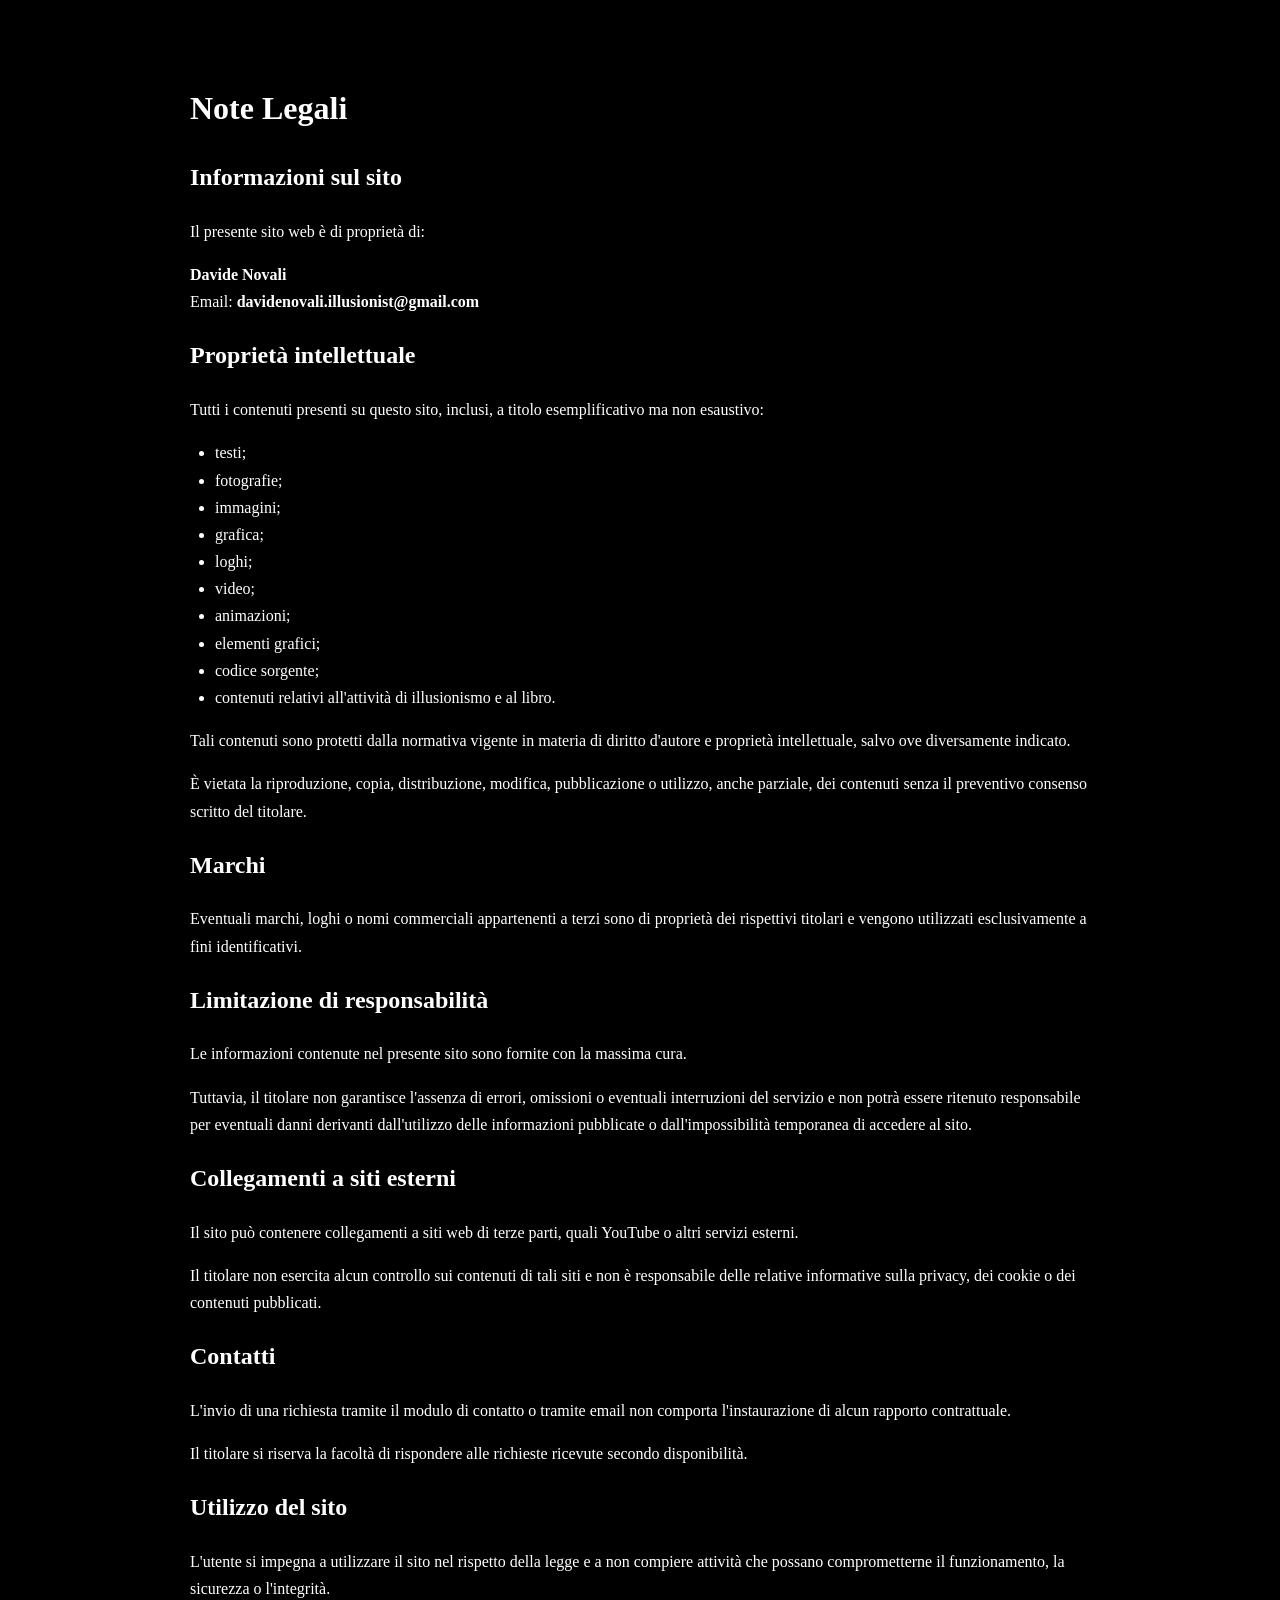
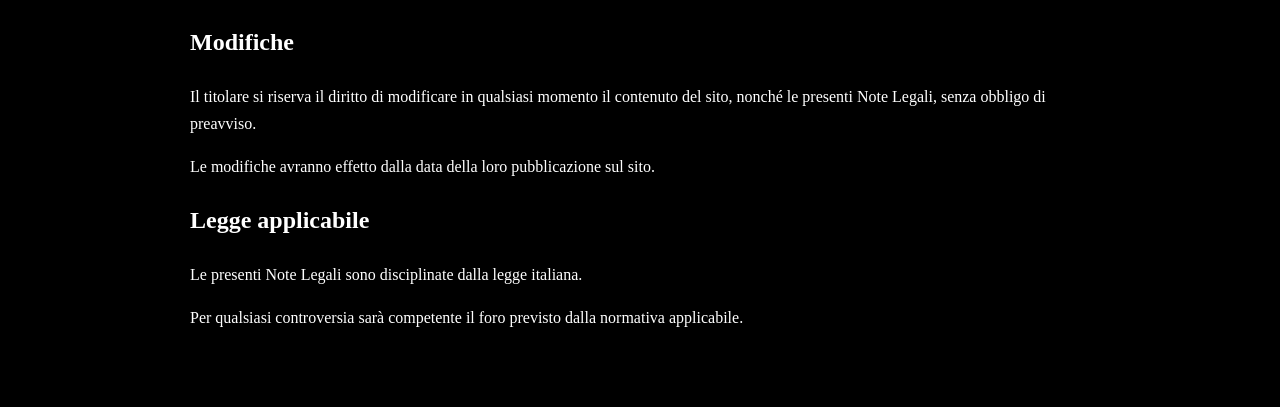
<file: note-legali.html>
<!DOCTYPE html>
<html lang="it">
<head>
    <meta charset="UTF-8">
    <meta name="viewport" content="width=device-width, initial-scale=1.0">
    <title>Note Legali</title>

    <style>
        body{
            background:#000;
            color:#ffffff;
            font-family: Georgia, serif;
            max-width:900px;
            margin:40px auto;
            padding:20px;
            line-height:1.7;
        }

        h1,h2{
            color:#ffffff;
        }

        a{
            color:#ffffff;
        }

        strong{
            color:#ffffff;
        }

        ul{
            padding-left:25px;
        }
    </style>

</head>
<body>

<h1>Note Legali</h1>

<h2>Informazioni sul sito</h2>

<p>Il presente sito web è di proprietà di:</p>

<p>
<strong>Davide Novali</strong><br>
Email: <strong>davidenovali.illusionist@gmail.com</strong>
</p>

<h2>Proprietà intellettuale</h2>

<p>
Tutti i contenuti presenti su questo sito, inclusi, a titolo esemplificativo ma non esaustivo:
</p>

<ul>
    <li>testi;</li>
    <li>fotografie;</li>
    <li>immagini;</li>
    <li>grafica;</li>
    <li>loghi;</li>
    <li>video;</li>
    <li>animazioni;</li>
    <li>elementi grafici;</li>
    <li>codice sorgente;</li>
    <li>contenuti relativi all'attività di illusionismo e al libro.</li>
</ul>

<p>
Tali contenuti sono protetti dalla normativa vigente in materia di diritto d'autore e proprietà intellettuale, salvo ove diversamente indicato.
</p>

<p>
È vietata la riproduzione, copia, distribuzione, modifica, pubblicazione o utilizzo, anche parziale, dei contenuti senza il preventivo consenso scritto del titolare.
</p>

<h2>Marchi</h2>

<p>
Eventuali marchi, loghi o nomi commerciali appartenenti a terzi sono di proprietà dei rispettivi titolari e vengono utilizzati esclusivamente a fini identificativi.
</p>

<h2>Limitazione di responsabilità</h2>

<p>
Le informazioni contenute nel presente sito sono fornite con la massima cura.
</p>

<p>
Tuttavia, il titolare non garantisce l'assenza di errori, omissioni o eventuali interruzioni del servizio e non potrà essere ritenuto responsabile per eventuali danni derivanti dall'utilizzo delle informazioni pubblicate o dall'impossibilità temporanea di accedere al sito.
</p>

<h2>Collegamenti a siti esterni</h2>

<p>
Il sito può contenere collegamenti a siti web di terze parti, quali YouTube o altri servizi esterni.
</p>

<p>
Il titolare non esercita alcun controllo sui contenuti di tali siti e non è responsabile delle relative informative sulla privacy, dei cookie o dei contenuti pubblicati.
</p>

<h2>Contatti</h2>

<p>
L'invio di una richiesta tramite il modulo di contatto o tramite email non comporta l'instaurazione di alcun rapporto contrattuale.
</p>

<p>
Il titolare si riserva la facoltà di rispondere alle richieste ricevute secondo disponibilità.
</p>

<h2>Utilizzo del sito</h2>

<p>
L'utente si impegna a utilizzare il sito nel rispetto della legge e a non compiere attività che possano comprometterne il funzionamento, la sicurezza o l'integrità.
</p>

<h2>Modifiche</h2>

<p>
Il titolare si riserva il diritto di modificare in qualsiasi momento il contenuto del sito, nonché le presenti Note Legali, senza obbligo di preavviso.
</p>

<p>
Le modifiche avranno effetto dalla data della loro pubblicazione sul sito.
</p>

<h2>Legge applicabile</h2>

<p>
Le presenti Note Legali sono disciplinate dalla legge italiana.
</p>

<p>
Per qualsiasi controversia sarà competente il foro previsto dalla normativa applicabile.
</p>

</body>
</html>
</file>
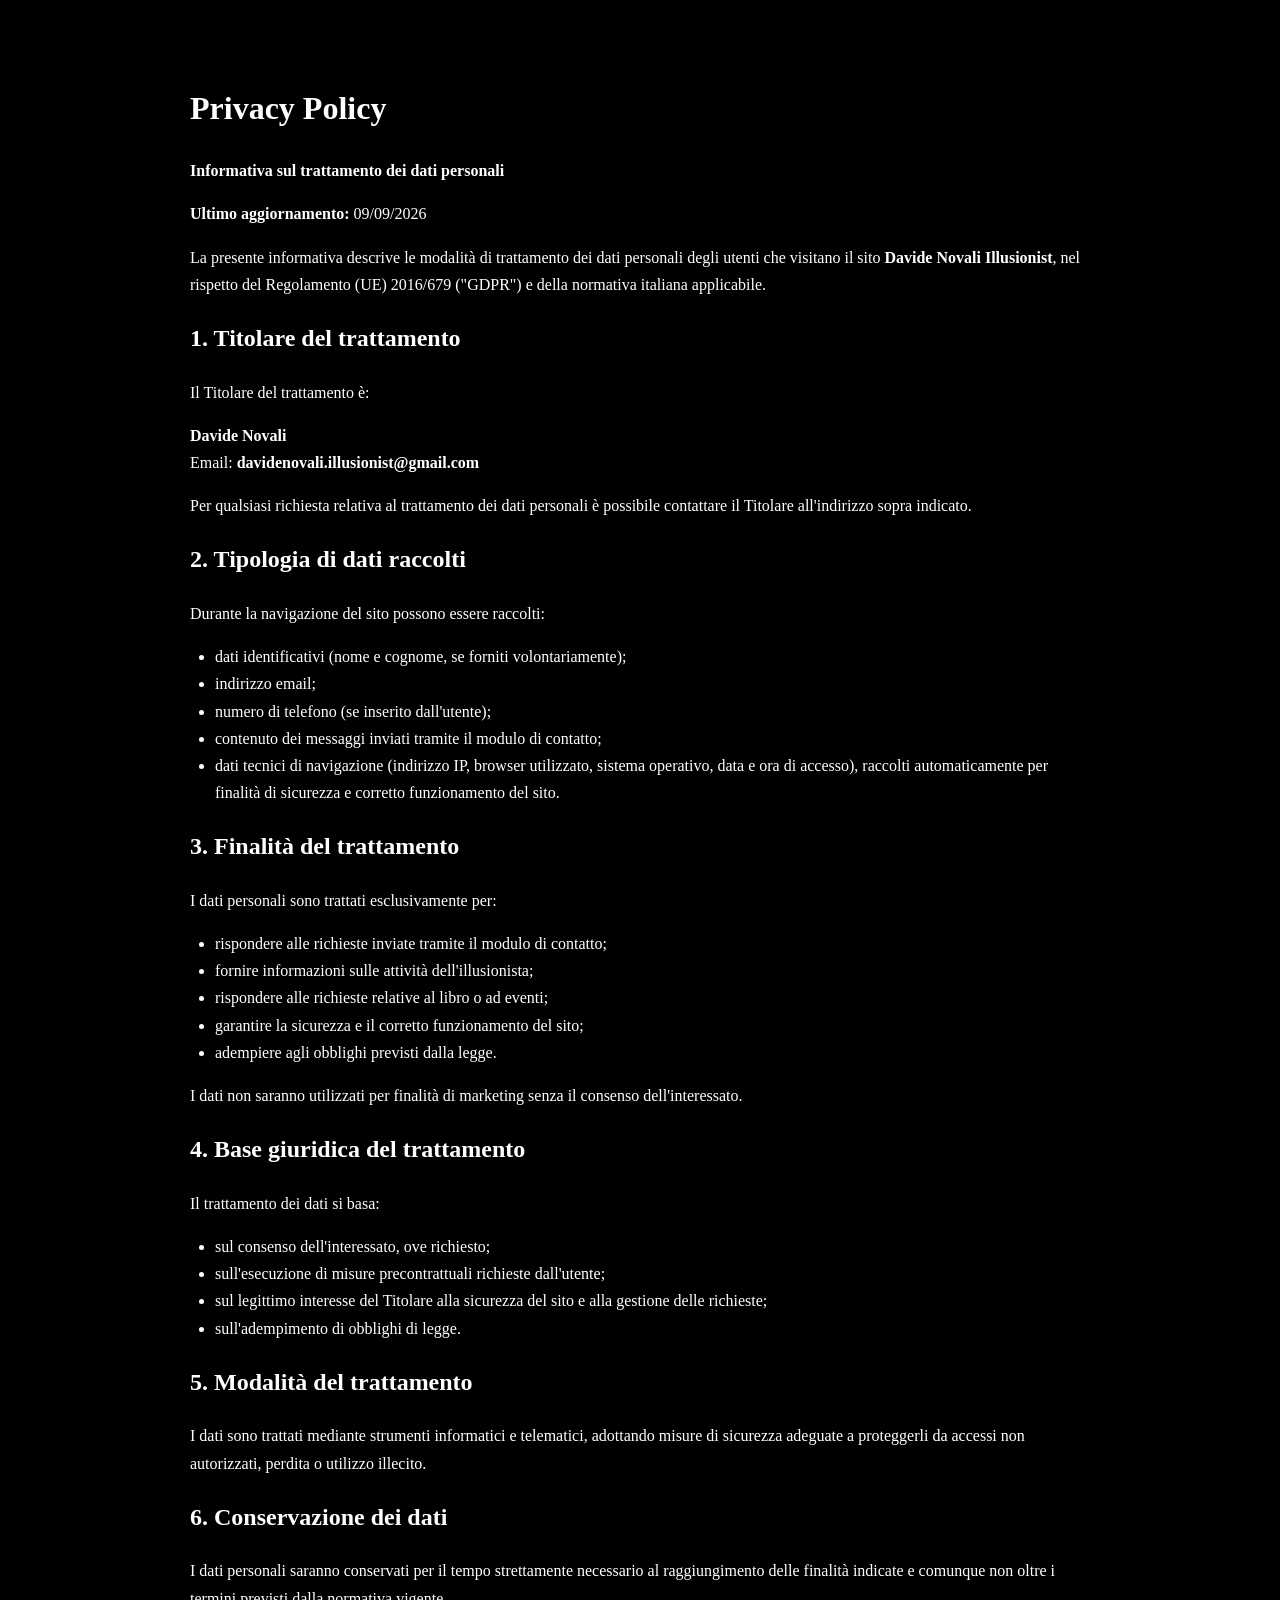
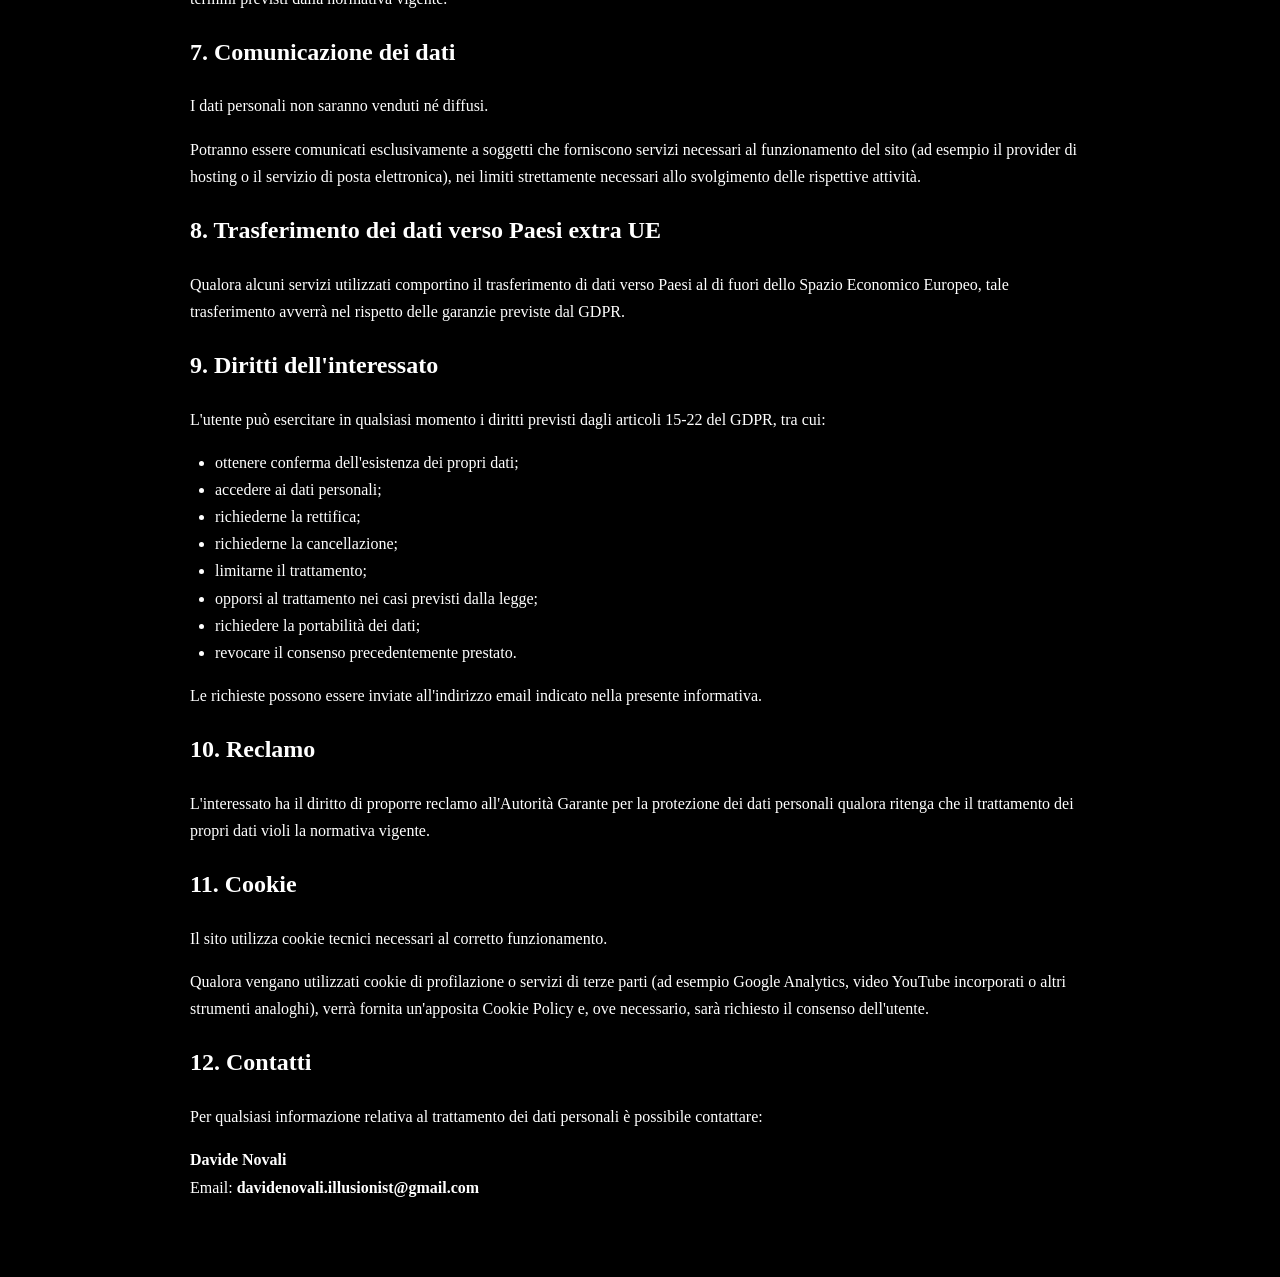
<file: privacy-policy.html>
<!DOCTYPE html>
<html lang="it">
<head>
    <meta charset="UTF-8">
    <meta name="viewport" content="width=device-width, initial-scale=1.0">
    <title>Privacy Policy</title>

    <style>
        body{
            background:#000;
            color:#ffffff;
            font-family: Georgia, serif;
            max-width:900px;
            margin:40px auto;
            padding:20px;
            line-height:1.7;
        }

        h1,h2{
            color:#ffffff;
        }

        a{
            color:#ffffff;
        }

        strong{
            color:#ffffff;
        }

        ul{
            padding-left:25px;
        }
    </style>

</head>
<body>

<h1>Privacy Policy</h1>

<p><strong>Informativa sul trattamento dei dati personali</strong></p>

<p><strong>Ultimo aggiornamento:</strong> 09/09/2026</p>

<p>
La presente informativa descrive le modalità di trattamento dei dati personali degli utenti che visitano il sito <strong>Davide Novali Illusionist</strong>, nel rispetto del Regolamento (UE) 2016/679 ("GDPR") e della normativa italiana applicabile.
</p>

<h2>1. Titolare del trattamento</h2>

<p>Il Titolare del trattamento è:</p>

<p>
<strong>Davide Novali</strong><br>
Email: <strong>davidenovali.illusionist@gmail.com</strong>
</p>

<p>
Per qualsiasi richiesta relativa al trattamento dei dati personali è possibile contattare il Titolare all'indirizzo sopra indicato.
</p>

<h2>2. Tipologia di dati raccolti</h2>

<p>Durante la navigazione del sito possono essere raccolti:</p>

<ul>
    <li>dati identificativi (nome e cognome, se forniti volontariamente);</li>
    <li>indirizzo email;</li>
    <li>numero di telefono (se inserito dall'utente);</li>
    <li>contenuto dei messaggi inviati tramite il modulo di contatto;</li>
    <li>dati tecnici di navigazione (indirizzo IP, browser utilizzato, sistema operativo, data e ora di accesso), raccolti automaticamente per finalità di sicurezza e corretto funzionamento del sito.</li>
</ul>

<h2>3. Finalità del trattamento</h2>

<p>I dati personali sono trattati esclusivamente per:</p>

<ul>
    <li>rispondere alle richieste inviate tramite il modulo di contatto;</li>
    <li>fornire informazioni sulle attività dell'illusionista;</li>
    <li>rispondere alle richieste relative al libro o ad eventi;</li>
    <li>garantire la sicurezza e il corretto funzionamento del sito;</li>
    <li>adempiere agli obblighi previsti dalla legge.</li>
</ul>

<p>
I dati non saranno utilizzati per finalità di marketing senza il consenso dell'interessato.
</p>

<h2>4. Base giuridica del trattamento</h2>

<p>Il trattamento dei dati si basa:</p>

<ul>
    <li>sul consenso dell'interessato, ove richiesto;</li>
    <li>sull'esecuzione di misure precontrattuali richieste dall'utente;</li>
    <li>sul legittimo interesse del Titolare alla sicurezza del sito e alla gestione delle richieste;</li>
    <li>sull'adempimento di obblighi di legge.</li>
</ul>

<h2>5. Modalità del trattamento</h2>

<p>
I dati sono trattati mediante strumenti informatici e telematici, adottando misure di sicurezza adeguate a proteggerli da accessi non autorizzati, perdita o utilizzo illecito.
</p>

<h2>6. Conservazione dei dati</h2>

<p>
I dati personali saranno conservati per il tempo strettamente necessario al raggiungimento delle finalità indicate e comunque non oltre i termini previsti dalla normativa vigente.
</p>

<h2>7. Comunicazione dei dati</h2>

<p>
I dati personali non saranno venduti né diffusi.
</p>

<p>
Potranno essere comunicati esclusivamente a soggetti che forniscono servizi necessari al funzionamento del sito (ad esempio il provider di hosting o il servizio di posta elettronica), nei limiti strettamente necessari allo svolgimento delle rispettive attività.
</p>

<h2>8. Trasferimento dei dati verso Paesi extra UE</h2>

<p>
Qualora alcuni servizi utilizzati comportino il trasferimento di dati verso Paesi al di fuori dello Spazio Economico Europeo, tale trasferimento avverrà nel rispetto delle garanzie previste dal GDPR.
</p>

<h2>9. Diritti dell'interessato</h2>

<p>
L'utente può esercitare in qualsiasi momento i diritti previsti dagli articoli 15-22 del GDPR, tra cui:
</p>

<ul>
    <li>ottenere conferma dell'esistenza dei propri dati;</li>
    <li>accedere ai dati personali;</li>
    <li>richiederne la rettifica;</li>
    <li>richiederne la cancellazione;</li>
    <li>limitarne il trattamento;</li>
    <li>opporsi al trattamento nei casi previsti dalla legge;</li>
    <li>richiedere la portabilità dei dati;</li>
    <li>revocare il consenso precedentemente prestato.</li>
</ul>

<p>
Le richieste possono essere inviate all'indirizzo email indicato nella presente informativa.
</p>

<h2>10. Reclamo</h2>

<p>
L'interessato ha il diritto di proporre reclamo all'Autorità Garante per la protezione dei dati personali qualora ritenga che il trattamento dei propri dati violi la normativa vigente.
</p>

<h2>11. Cookie</h2>

<p>
Il sito utilizza cookie tecnici necessari al corretto funzionamento.
</p>

<p>
Qualora vengano utilizzati cookie di profilazione o servizi di terze parti (ad esempio Google Analytics, video YouTube incorporati o altri strumenti analoghi), verrà fornita un'apposita Cookie Policy e, ove necessario, sarà richiesto il consenso dell'utente.
</p>

<h2>12. Contatti</h2>

<p>
Per qualsiasi informazione relativa al trattamento dei dati personali è possibile contattare:
</p>

<p>
<strong>Davide Novali</strong><br>
Email: <strong>davidenovali.illusionist@gmail.com</strong>
</p>

</body>
</html>
</file>
<file: card.css>
*{
margin:0;
padding:0;
box-sizing:border-box;

}


/* TUTTO IL RESTO DEL TUO CSS SOTTO */

body{
    background:black;
    color:white;
    overflow-x:hidden;
    overflow-y:auto;
}
/* LOADER */
#loader{
position:fixed;
width:100%;
height:100vh;
background:black;
display:flex;
flex-direction:column;
justify-content:center;
align-items:center;
z-index:9999;
}

/* CARDS */
.aces{
position:relative;
width:300px;
height:150px;
}

.card{
position:absolute;
width:80px;
height:110px;
background:white;
border-radius:10px;
display:flex;
justify-content:center;
align-items:center;
left:50%;
top:50%;
transform:translate(-50%,-50%);
box-shadow:0 10px 25px rgba(255,255,255,.15);
overflow:hidden;
}

.card img{
width:100%;
height:100%;
object-fit:cover;
display:block;
}

/* LOADING BAR */
.loading-container{
width:300px;
height:6px;
background:#222;
margin-top:60px;
border-radius:50px;
overflow:hidden;
}

.loading-bar{
width:0%;
height:100%;
background:#ff4d4d;
}

/* HOME */
#home {
position: relative;
min-height: 100vh;
display: flex;
flex-direction: column;
align-items: center;
justify-content: center;
text-align: center;

opacity: 0;
pointer-events: none;
will-change: opacity;
}

/* IMMAGINE */
.hero-image {
width: 900px;
max-width: 90vw;
object-fit: contain;

opacity: 0;
transform: scale(0.8);

margin-bottom: 40px;
will-change: transform, opacity;
}

/* TITOLO */
@import url('https://fonts.googleapis.com/css2?family=Playfair+Display:ital,wght@0,400;0,600;1,400;1,600&display=swap');

.titlename{
    font-family: "Playfair Display", serif;
    font-style: italic;   /* QUESTO è il vero corsivo */
    font-size: 4rem;
    color: #FFFFFF;
    letter-spacing: 3px;
    text-transform: uppercase;
}

/* =====================================================
   RESPONSIVE HOME
   Adattamento automatico PC / TABLET / SMARTPHONE
   ===================================================== */


/* =====================================================
   TABLET
   ===================================================== */

@media (max-width: 1024px) {

    /* HERO */

    .hero {
        background-position: center center;
        padding-bottom: 8vh;
    }

    h1.name {
        font-size: clamp(45px, 10vw, 90px);
    }


    /* SEZIONI */

    .sfondocart,
    .sfondoescap {
        height: 450px;
    }

    .pcart,
    .pescap,
    .plibro {
        font-size: clamp(38px, 6vw, 50px);
    }


    /* LIBRO */

    .book-cover-wrap {
        width: min(320px, 70vw);
        height: auto;
        aspect-ratio: 320 / 430;
    }


    /* FOOTER */

    footer {
        padding-left: 5vw;
        padding-right: 5vw;
    }

}


/* =====================================================
   SMARTPHONE
   ===================================================== */

@media (max-width: 720px) {

    /* -------------------------------------------------
       HEADER
       ------------------------------------------------- */

    header {
        padding: 10px 18px;
        min-height: 70px;
    }

    .brandmark img {
        height: 75px;
        width: auto;
    }

    nav.links {
        width: min(82vw, 340px);
        padding: 100px 35px 40px;
        gap: 28px;
    }

    nav.links a {
        font-size: 13px;
        padding: 8px 0;
    }


    /* -------------------------------------------------
       HERO
       ------------------------------------------------- */

    .hero {
        min-height: 100svh;
        background-position: center center;
        padding: 0 15px 8vh;
    }

    .hero-inner {
        width: 100%;
        padding: 0 10px;
        transform: translateY(10px);
    }

    .eyebrow {
        font-size: 11px;
        letter-spacing: .20em;
    }

    h1.name {
        width: 100%;
        font-size: clamp(38px, 12vw, 65px);
        letter-spacing: .03em;
        line-height: 1;
        word-break: normal;
    }

    .tagline {
        font-size: clamp(13px, 4vw, 17px);
        letter-spacing: .15em;
    }


    /* -------------------------------------------------
       SCROLL CUE
       ------------------------------------------------- */

    .scroll-cue {
        bottom: 18px;
        height: 38px;
    }


    /* -------------------------------------------------
       SPAZIO / SEZIONE CARTA
       ------------------------------------------------- */

    .magic-reveal {
        width: 100%;
        min-height: 620px;
        padding: 50px 15px 80px;
    }


    /* CARTA */

    .magic-card {
        width: min(135px, 38vw);
        height: auto;
        aspect-ratio: 170 / 250;
    }


    /* FRASE */

    .magic-quote {
        width: 90vw;
        max-width: 500px;
        font-size: clamp(18px, 5vw, 25px);
        letter-spacing: .08em;
        line-height: 1.45;
    }

    .magic-line {
        max-width: 70vw;
    }


    /* BIO */

    .magic-bio {
        width: 90%;
        max-width: 500px;
        top: calc(50% + 145px);
    }

    .magic-bio p {
        font-size: 17px;
        line-height: 1.5;
    }

    .magic-button {
        padding: 13px 22px;
        font-size: 10px;
        letter-spacing: .13em;
        max-width: 90vw;
    }


    /* -------------------------------------------------
       ESCAPOLOGIA / CARTOMAGIA
       ------------------------------------------------- */

    .sfondocart,
    .sfondoescap {
        width: 100%;
        height: 430px;
        min-height: 430px;
        background-position: center center;
        padding: 20px;
    }

    .cartomagia,
    .escapologia {
        width: 100%;
        max-width: 100%;
    }

    .pcart,
    .pescap,
    .plibro {
        width: 100%;
        font-size: clamp(28px, 9vw, 38px);
        letter-spacing: .03em;
        margin-bottom: 22px;
    }


    /* BOTTONI */

    .btn,
    .btnescap,
    .btnlibro {
        padding: 13px 25px;
        font-size: 12px;
        letter-spacing: .13em;
    }


    /* -------------------------------------------------
       LIBRO
       ------------------------------------------------- */

    .book-coming {
        min-height: 650px;
        padding: 0;
    }

    .book-content {
        width: 100%;
        padding: 65px 15px;
    }

    .book-label {
        font-size: 10px;
        letter-spacing: 3px;
    }

    .book-content h2 {
        width: 100%;
        font-size: clamp(28px, 9vw, 40px);
        letter-spacing: 1px;
        line-height: 1.15;
    }

    .book-subtitle {
        width: 90%;
        max-width: 400px;
        font-size: 18px;
        line-height: 1.4;
    }

    .book-cover-wrap {
        width: min(280px, 78vw);
        height: auto;
        aspect-ratio: 320 / 430;
        padding: 10px;
        margin: 10px 0 25px;
    }

    .book-coming-text span {
        font-size: 12px;
        letter-spacing: 4px;
        padding: 9px 15px;
    }


    /* -------------------------------------------------
       FOOTER
       ------------------------------------------------- */

    footer {
        padding: 35px 20px 45px;
        flex-direction: column;
        justify-content: center;
        text-align: center;
        gap: 20px;
    }

    footer .foot-name {
        font-size: 11px;
        letter-spacing: .12em;
    }

    footer .socials {
        width: 100%;
        justify-content: center;
        gap: 12px 16px;
    }

    footer a {
        font-size: 13px;
    }

    .footer-divider {
        display: none;
    }


    /* -------------------------------------------------
       TORNA SU / COOKIE
       ------------------------------------------------- */

    .back-top,
    .cookie-reopen {
        width: 42px;
        height: 42px;
        right: 15px;
    }

    .back-top {
        bottom: 20px;
    }

    .cookie-reopen {
        bottom: 75px;
    }


    /* -------------------------------------------------
       COOKIE BANNER
       ------------------------------------------------- */

    #cookie-banner {
        left: 15px;
        right: 15px;
        bottom: 15px;
        width: auto;
        max-width: none;
        padding: 16px;
        gap: 11px;
    }

    .cookie-icon {
        font-size: 23px;
    }

    .cookie-title {
        font-size: 11px;
    }

    .cookie-text {
        font-size: 14px;
        line-height: 1.35;
    }

    .cookie-buttons {
        width: 100%;
        gap: 8px;
    }

    .cookie-buttons button {
        flex: 1;
        padding: 8px 10px;
        font-size: 9px;
    }

}


/* =====================================================
   IPHONE / TELEFONI STRETTI
   ===================================================== */

@media (max-width: 390px) {

    header {
        padding-left: 14px;
        padding-right: 14px;
    }

    .brandmark img {
        height: 68px;
    }

    nav.links {
        width: 86vw;
        padding-left: 28px;
        padding-right: 28px;
    }


    /* HERO */

    h1.name {
        font-size: clamp(34px, 11vw, 48px);
    }

    .eyebrow {
        font-size: 10px;
    }

    .tagline {
        font-size: 12px;
    }


    /* CARTA */

    .magic-reveal {
        min-height: 610px;
    }

    .magic-card {
        width: 125px;
    }

    .magic-quote {
        font-size: 17px;
        letter-spacing: .06em;
    }

    .magic-bio {
        top: calc(50% + 135px);
    }

    .magic-bio p {
        font-size: 16px;
    }


    /* SEZIONI */

    .sfondocart,
    .sfondoescap {
        height: 380px;
        min-height: 380px;
    }

    .pcart,
    .pescap {
        font-size: 28px;
    }


    /* LIBRO */

    .book-content h2 {
        font-size: 29px;
    }

    .book-subtitle {
        font-size: 17px;
    }

    .book-cover-wrap {
        width: 75vw;
    }


    /* COOKIE */

    #cookie-banner {
        left: 10px;
        right: 10px;
        bottom: 10px;
        padding: 14px;
    }

    .cookie-text {
        font-size: 13px;
    }

}
</file>
<file: mobile.css>
/* =====================================================
   mobile.css — navbar identica alla home + responsive
   Da includere in: btnescap, btncart, contattami, biografia
   (NON serve nella home, che ha già tutto)
   ===================================================== */

img, iframe, video { max-width: 100%; }

/* ---------- NAVBAR: semitrasparente, fissa, nera allo scroll ---------- */
html body header {
  position: fixed !important;
  top: 0; left: 0; right: 0;
  z-index: 1000;
  background: rgba(0,0,0,.65) !important;
  backdrop-filter: blur(8px);
  -webkit-backdrop-filter: blur(8px);
  border-bottom: 1px solid rgba(255,255,255,.08);
  transition: background-color .4s ease, box-shadow .4s ease;
}
html body header.scrolled {
  background: #000 !important;
  box-shadow: 0 4px 20px rgba(0,0,0,.45);
}
.brandmark img { height: 120px; width: auto; mix-blend-mode: lighten; }
.nav-toggle { display: none; }

/* La <section class="hero"> delle sottopagine contiene solo la navbar:
   non deve occupare altezza (card.css la allunga a 100svh su mobile) */
section.hero{ height:0 !important; min-height:0 !important; padding:0 !important; margin:0 !important; overflow:visible !important; }/* ---------- MENU HAMBURGER (tablet e telefoni) ---------- */
@media (max-width: 720px) {
  html body header {
    padding: 10px 18px !important;
    min-height: 70px;
    background: rgba(0,0,0,.85) !important;
    backdrop-filter: none;            /* sennò il menu fixed si rompe */
    -webkit-backdrop-filter: none;
  }
  html body header.scrolled { background: #000 !important; }

  .nav-toggle {
    display: flex !important;
    flex-direction: column;
    justify-content: center;
    gap: 5px;
    width: 44px; height: 44px;
    padding: 10px;
    background: none; border: none; box-shadow: none;
    cursor: pointer;
    position: relative; z-index: 2;
  }
  .nav-toggle:hover { background: none; transform: none; box-shadow: none; }
  .nav-toggle span {
    display: block; width: 24px; height: 2px;
    background: #e9e4d8;
    transition: transform .3s ease, opacity .3s ease;
  }
  .nav-toggle[aria-expanded="true"] span:nth-child(1) { transform: translateY(7px) rotate(45deg); }
  .nav-toggle[aria-expanded="true"] span:nth-child(2) { opacity: 0; }
  .nav-toggle[aria-expanded="true"] span:nth-child(3) { transform: translateY(-7px) rotate(-45deg); }

  nav.links {
    position: fixed !important;
    top: 0; right: 0;
    height: 100vh; height: 100dvh;
    width: min(82vw, 340px);
    background: #121110;
    flex-direction: column;
    justify-content: center;
    align-items: flex-start;
    padding: 0 35px !important;
    gap: 28px !important;
    transform: translateX(100%);
    visibility: hidden;
    transition: transform .5s cubic-bezier(.65,0,.35,1), visibility 0s .5s;
    z-index: 1;
  }
  nav.links.open {
    transform: translateX(0);
    visibility: visible;
    transition: transform .5s cubic-bezier(.65,0,.35,1), visibility 0s;
  }
  nav.links a, nav.links .nav-coming { font-size: 13px; padding: 8px 0; }
}

@media (max-width: 720px) {
  .brandmark img { height: 60px !important; }
}
@media (max-width: 390px) {
  html body header { padding-left: 14px !important; padding-right: 14px !important; }
  .brandmark img { height: 54px !important; }
}

/* ---------- PAGINE VIDEO (escapologia / cartomagia) ---------- */
.video iframe {
  width: min(800px, 92vw) !important;
  height: auto !important;
  aspect-ratio: 16 / 9;
}
@media (max-width: 720px) {
.video { padding-top: 95px !important; gap: 24px !important; }}

/* ---------- PAGINA CONTATTI ---------- */
@media (max-width: 720px) {
  body.contact-page .contatti { padding: 120px 16px 60px !important; min-height: auto !important; }
  body.contact-page .contatti h2 { font-size: clamp(26px, 8vw, 36px); letter-spacing: 3px; text-align: center; margin-bottom: 30px; }
  body.contact-page .contatti p { font-size: 18px; margin-bottom: 30px; }
  #contact-form { padding: 24px 18px !important; }
  .campo label { font-size: 15px; }
  .campo input, .campo textarea { font-size: 16px !important; } /* evita lo zoom automatico su iPhone */
  #contact-form button { width: 100%; }
}

/* ---------- BIOGRAFIA ---------- */
@media (max-width: 720px) {
  .bio-hero h1 { word-break: normal; }
  .bio-block p, .bio-text p, .side p { font-size: 18px; }
}

/* ---------- FOOTER ---------- */
footer .socials { flex-wrap: wrap; gap: 12px 22px; }
@media (max-width: 720px) {
  footer { flex-direction: column; justify-content: center; text-align: center; padding: 35px 20px 45px !important; gap: 20px; }
  footer .foot-name { font-size: 11px; letter-spacing: .12em; }
  footer .socials { width: 100%; justify-content: center; gap: 12px 16px; }
  footer a { font-size: 13px; }
  .footer-divider { display: none; }
}

/* ---------- TORNA SU + COOKIE (mobile) ---------- */
@media (max-width: 720px) {
  .back-top, .cookie-reopen { width: 42px; height: 42px; right: 15px; }
  .back-top { bottom: 20px; }
  .cookie-reopen { bottom: 75px; }
  #cookie-banner { left: 15px; right: 15px; bottom: 15px; width: auto !important; max-width: none !important; padding: 16px; gap: 11px; }
  .cookie-text { font-size: 14px; line-height: 1.35; }
  .cookie-buttons button { flex: 1; }
}
.video br{ display:none !important; }
@media (max-width: 720px) {
  html body header nav.links.open {
    transform: translateX(0) !important;
    visibility: visible !important;
  }
}
@media (max-width:720px){

    footer .socials{
        flex-wrap:wrap;
        justify-content:center;
        gap:12px 16px;
    }

    footer .footer-divider{
        display:block;
        flex-basis:100%;
        height:0;
        font-size:0;
        overflow:hidden;
    }

}
</file>
